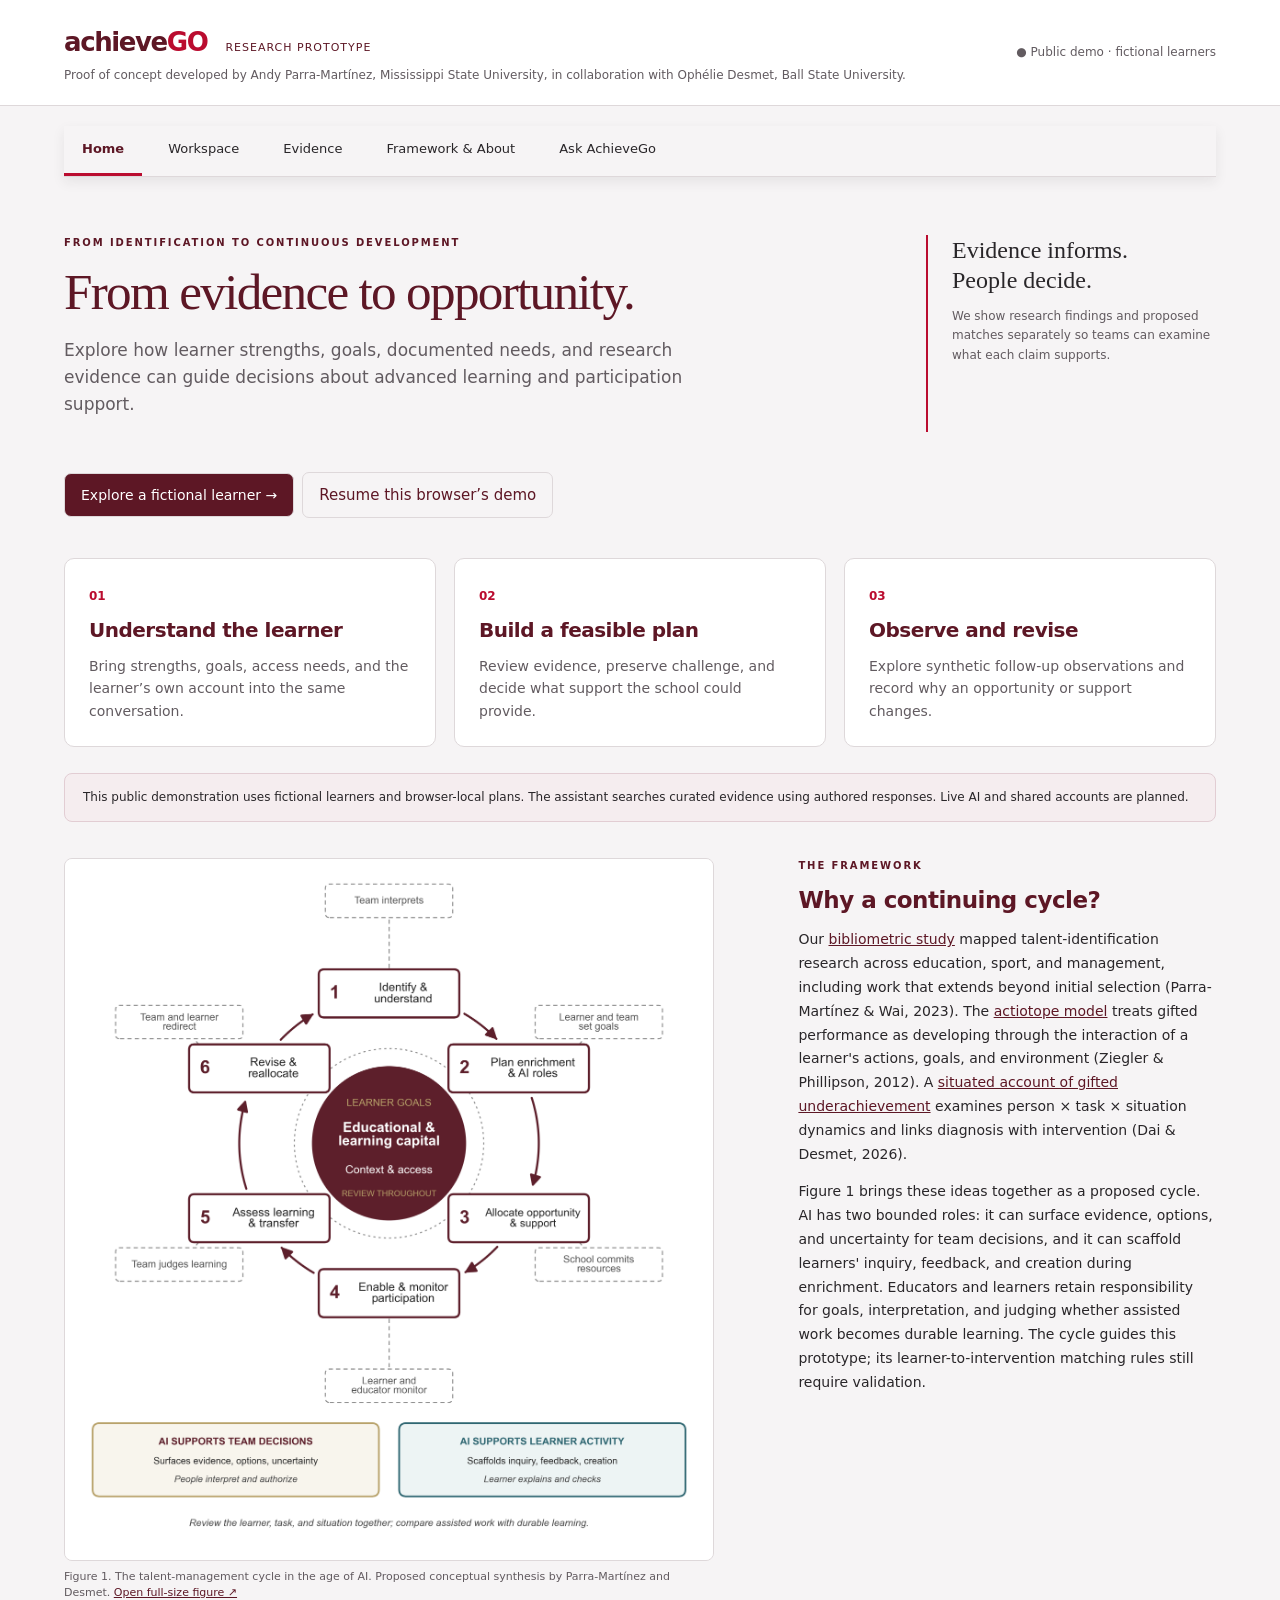
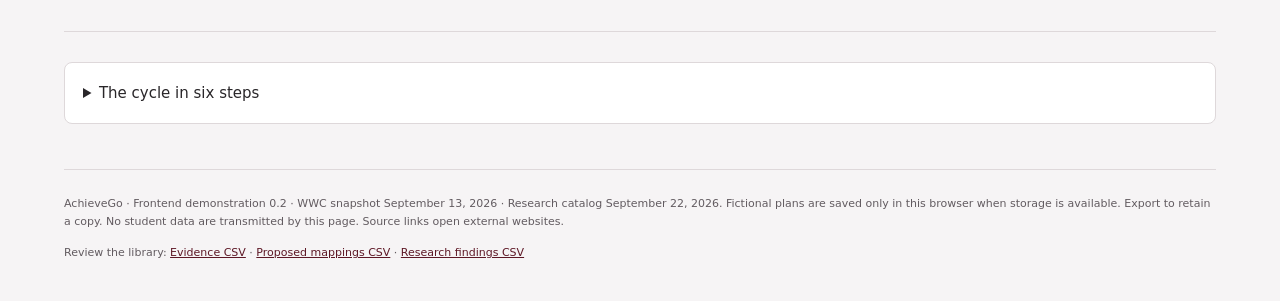
<file: index.html>
<!doctype html>
<html lang="en">
<head>
<meta charset="utf-8"><meta name="viewport" content="width=device-width, initial-scale=1">
<title>AchieveGo · From evidence to opportunity</title>
<meta name="description" content="A research prototype for educator-mediated talent development using fictional learner scenarios and traceable evidence.">
<style>/* University palette: MSU https://brand.msstate.edu/assets/index.php
   Ball State https://bsu.edu/about/administrativeoffices/marketing-communications/brand-resources/colors */
:root {
  --msu-maroon: #5D1725;
  --bsu-cardinal: #BA0C2F;
  --ink: #292629;
  --muted: #625B60;
  --primary: var(--msu-maroon);
  --line: #DED8DA;
  --paper: #F6F4F5;
  --amber: #77540C;
}
h1,h2,h3{color:var(--msu-maroon)}
*{box-sizing:border-box}body{margin:0;background:var(--paper);color:var(--ink);font:15px/1.6 system-ui,-apple-system,BlinkMacSystemFont,"Segoe UI",sans-serif}header{display:flex;align-items:center;justify-content:space-between;padding:22px 5%;border-bottom:1px solid var(--line);background:#fff}a{color:var(--primary)}.brand{text-decoration:none;font-size:26px;font-weight:650;letter-spacing:-1.4px}.brand span{color:var(--bsu-cardinal)}.brand i{font-size:11px;font-style:normal;font-weight:450;letter-spacing:1px;margin-left:18px;text-transform:uppercase}.local{font-size:12px;color:var(--muted)}main{max-width:1450px;margin:auto;padding:0 5%}.hero{display:flex;justify-content:space-between;gap:70px;padding:48px 0 30px}.eyebrow{font-size:10px;letter-spacing:1.9px;font-weight:750;color:var(--primary);margin:0 0 12px}h1{font-family:Georgia,serif;font-weight:400;font-size:clamp(35px,4vw,54px);line-height:1.12;letter-spacing:-1.7px;margin:0 0 16px}h2{font-size:23px;line-height:1.3;font-weight:600;letter-spacing:-.5px;margin:0 0 12px}h3{font-size:17px;margin:0}p{margin:0 0 14px}.intro{font-size:17px;max-width:680px;color:var(--muted)}.hero-note{border-left:2px solid var(--bsu-cardinal);padding-left:24px;max-width:290px;flex-shrink:0}.hero-note strong{font:24px/1.25 Georgia,serif}.hero-note p{font-size:12px;color:var(--muted);margin-top:12px}nav{display:flex;gap:8px;border-bottom:1px solid var(--line);margin-bottom:26px}button{font:inherit;cursor:pointer;color:var(--ink);border:1px solid var(--line);background:white;border-radius:7px;padding:9px 15px}nav button{border:0;border-bottom:3px solid transparent;background:transparent;border-radius:0;padding:13px 18px;font-size:13px}nav button.active{border-color:var(--bsu-cardinal);font-weight:650;color:var(--primary)}nav span,#selected-count{margin-left:5px;background:#EDE3E6;border-radius:10px;padding:1px 7px;font-size:11px}button:hover{background:#F4EAED}button:focus-visible,input:focus-visible,select:focus-visible,summary:focus-visible{outline:3px solid var(--bsu-cardinal);outline-offset:3px}.workspace{display:grid;grid-template-columns:310px minmax(0,1fr);gap:34px}aside{background:#fff;border:1px solid var(--line);border-radius:12px;padding:24px;align-self:start}label{display:block;font-size:12px;font-weight:650;margin:14px 0 5px}select,input[type=search]{width:100%;font:inherit;font-size:13px;background:#fff;border:1px solid #8C8185;border-radius:5px;padding:10px;color:var(--ink)}.two{display:grid;grid-template-columns:1fr 1.45fr;gap:12px}.muted{color:var(--muted)}.small{font-size:12px}.context-note{font-size:12px;background:#F6F0F2;padding:12px;margin:12px 0;border-radius:5px}fieldset{border:0;padding:0;margin:24px 0 0}legend{font-weight:650;font-size:12px;margin:0 0 8px}.check{display:flex;align-items:flex-start;gap:9px;font-size:12px;font-weight:400;margin:9px 0;line-height:1.5}.check input{margin:3px 0 0;accent-color:var(--bsu-cardinal);flex-shrink:0}.results-head{display:flex;align-items:center;justify-content:space-between;gap:15px}.primary{background:var(--primary);color:white;font-size:12px;white-space:nowrap}.primary:hover{background:var(--bsu-cardinal)}.primary:disabled{opacity:.55;cursor:default}.primary span{color:var(--ink)}.notice{font-size:12px;background:#F5EDEF;border:1px solid #E2CDD3;padding:14px 18px;border-radius:8px;margin:8px 0 20px}.gap{padding:15px 18px;background:#fff6df;border:1px solid #e5d1a0;border-radius:8px;margin-bottom:16px;font-size:12px}.gap strong{display:block;color:var(--amber)}.questions{font-size:12px;color:var(--muted);margin:10px 0 20px}.questions summary{font-weight:650;color:var(--ink)}.questions p{margin:10px 0}.section-label{display:flex;gap:10px;align-items:center;justify-content:space-between;margin:25px 0 12px}.section-label span{font-size:10px;letter-spacing:.4px;text-transform:uppercase;color:var(--muted)}.card{background:#fff;border:1px solid var(--line);border-radius:10px;padding:20px;margin:0 0 14px}.card-top{display:flex;justify-content:space-between;gap:14px}.card h3{font-size:18px;line-height:1.35;margin-bottom:7px}.source-kind{font-size:10px;text-transform:uppercase;letter-spacing:.7px;color:var(--muted);margin-bottom:8px}.badge{display:inline-block;background:#F1EFF0;border:1px solid #DED8DA;font-size:11px;padding:3px 8px;border-radius:5px;margin:0 6px 7px 0}.badge.caution{background:#fff4da;border-color:#e5d1a0}.card p{font-size:12px;margin:9px 0}.card .outcome{font-size:13px}.card details{font-size:12px;margin-top:12px;border-top:1px solid var(--line);padding-top:12px}summary{cursor:pointer}dt{font-weight:650;margin-top:10px}dd{margin:2px 0 8px;color:var(--muted)}.card .select-card{font-size:11px;white-space:nowrap;margin-top:2px}.card a{font-size:12px}.empty{padding:22px;border:1px dashed #A89A9F;border-radius:8px;font-size:13px;color:var(--muted)}.cycle{border-top:1px solid var(--line);margin-top:28px;padding-top:25px}.cycle p:last-child{font-size:13px;color:var(--muted);margin-top:8px}#related-wrap{margin-top:20px;font-size:13px}#related-cards{margin-top:15px}.library-heading{display:flex;justify-content:space-between;gap:20px;align-items:center}.library-heading p{color:var(--muted)}.library-heading label{min-width:260px}.library-grid,.about-grid{display:grid;grid-template-columns:1fr 1fr;gap:22px}.about-grid article{padding:25px;background:white;border:1px solid var(--line);border-radius:10px}.about-grid p{font-size:13px}table{border-collapse:collapse;font-size:12px;width:100%;margin:20px 0}td,th{text-align:left;padding:8px 5px;border-bottom:1px solid var(--line)}footer{margin-top:45px;padding:25px 0;border-top:1px solid var(--line);font-size:11px;color:var(--muted)}[hidden]{display:none!important}@media(max-width:900px){main{padding:0 4%}.workspace{grid-template-columns:270px minmax(0,1fr);gap:20px}.hero{gap:30px}.hero-note{max-width:210px}.results-head{align-items:flex-start;flex-direction:column}.section-label{align-items:flex-start;flex-direction:column;gap:2px}.card-top{flex-direction:column;gap:4px}.library-grid,.about-grid{grid-template-columns:1fr}}@media(max-width:650px){header{padding:16px 4%}.brand i{display:none}.local{font-size:10px}.hero{padding:30px 0 15px}.hero-note{display:none}.workspace{display:block}aside{margin-bottom:24px}.results-head{flex-direction:row}.library-heading{display:block}.library-heading label{min-width:0}nav{gap:0}nav button{padding:12px 9px;font-size:11px}.card-top{flex-direction:row}.section-label{flex-direction:row}.about-grid article{padding:18px}}@media print{header,nav,aside,#export,.select-card,footer{display:none}.workspace{display:block}.card{break-inside:avoid}details>*{display:block}body{background:white}}
/* Educator assistant: same maroon/cardinal palette, local demo state always visible. */
nav{flex-wrap:wrap}.chat-heading{display:flex;justify-content:space-between;align-items:center;gap:20px;margin-bottom:20px}.chat-mode{color:var(--msu-maroon);background:#f5edef;padding:7px 12px;white-space:normal}.chat-layout{display:grid;grid-template-columns:290px minmax(0,1fr);gap:24px}.chat-context{padding:22px;min-width:0}.chat-context-title{font-weight:650;white-space:pre-line;margin-top:18px}.chat-context hr{border:0;border-top:1px solid var(--line);margin:24px 0}.chat-context>button{font-size:12px}.chat-suggestions{display:grid;gap:8px;margin:15px 0}.chat-suggestions button{text-align:left;font-size:12px}.chat-suggestions button:hover{border-color:var(--bsu-cardinal)}.chat-method{font-size:12px;color:var(--muted)}.chat-method p{margin:12px 0}.chat-panel{min-width:0;background:white;border:1px solid var(--line);border-radius:12px;overflow:hidden;align-self:start}.chat-toolbar{display:flex;align-items:center;justify-content:space-between;gap:12px;padding:15px 20px;border-bottom:1px solid var(--line);background:#faf7f8;font-size:12px;font-weight:600}.chat-toolbar button{font-size:11px;padding:6px 9px}.chat-toolbar button:disabled{opacity:.5;cursor:default}.chat-messages{height:560px;overflow-y:auto;padding:24px;scrollbar-color:#bda7af #faf7f8}.chat-message{margin-bottom:24px;font-size:13px;overflow-wrap:anywhere}.chat-message p{margin:10px 0}.chat-message h3{font-size:20px;margin-bottom:12px}.chat-message h4{font-size:13px;color:var(--msu-maroon)}.chat-message.educator{margin-left:12%;padding:12px 18px;background:#f5edef;border-radius:10px}.message-label{font-size:10px;font-weight:750;letter-spacing:1.2px;color:var(--muted)}.chat-evidence{border:1px solid var(--line);border-left:3px solid var(--bsu-cardinal);padding:14px 16px;border-radius:6px;margin:15px 0}.chat-evidence>a{font-weight:650;font-size:14px}.chat-evidence button{font-size:11px;margin-top:10px}.chat-evidence details{font-size:12px}.chat-rating{font-size:12px;color:var(--msu-maroon);font-weight:600}.chat-applicability{font-size:12px;background:#f6f4f5;padding:8px;border-radius:4px}.chat-next-question{font-weight:600}.chat-message li{margin:10px 0}#chat-form{border-top:1px solid var(--line);padding:16px 22px}#chat-form label{margin-top:0}#chat-input{display:block;resize:vertical;min-height:85px;max-height:220px;width:100%;padding:12px;border:1px solid #8c8185;border-radius:7px;font:14px/1.5 system-ui;color:var(--ink);background:white}#chat-input:focus-visible{outline:3px solid var(--bsu-cardinal);outline-offset:2px}.chat-compose-footer{display:flex;gap:20px;align-items:center;justify-content:space-between;margin-top:12px}.chat-compose-footer p{font-size:11px;color:var(--muted);margin:0;max-width:480px}#chat-status{padding:0 22px 15px;margin:0}#chat-status:empty{display:none}@media(max-width:900px){.chat-layout{grid-template-columns:250px minmax(0,1fr)}.chat-heading{align-items:flex-start;flex-direction:column}.chat-compose-footer{align-items:flex-start;flex-direction:column;gap:12px}}@media(max-width:650px){.chat-layout{grid-template-columns:1fr}.chat-context{margin:0}.chat-suggestions{grid-template-columns:1fr 1fr}.chat-messages{height:470px;padding:18px}.chat-toolbar{padding:12px;gap:6px}.chat-toolbar>span{font-size:11px}#chat-form{padding:16px}.chat-evidence{padding:12px}.chat-message.educator{margin-left:5%}}

.research-heading{margin-top:2rem;align-items:start}.research-heading select{min-width:0;width:100%}.research-card{overflow-wrap:anywhere}.research-card li{margin-bottom:1.2rem}.research-heading>div{min-width:0}

.brand-group{min-width:0}.header-credit{font-size:12px;line-height:1.4;color:var(--muted);margin:3px 0 0;max-width:850px}.local{flex-shrink:0}@media(max-width:650px){header{align-items:flex-start;flex-direction:column;gap:8px}.header-credit{font-size:11px}}

.model-overview{display:grid;grid-template-columns:minmax(0,1.5fr) minmax(0,.9fr);gap:clamp(24px,3vw,40px);align-items:center;margin:0 0 30px;padding:6px 0 30px;border-bottom:1px solid var(--line)}.model-figure{min-width:0;margin:0}.model-figure img{display:block;width:100%;height:auto;background:white;border:1px solid var(--line);border-radius:8px}.model-figure figcaption{font-size:11px;line-height:1.45;color:var(--muted);margin-top:8px}.model-copy p:not(.eyebrow){font-size:14px;line-height:1.7}.model-copy p:last-child{margin-bottom:0}@media(max-width:800px){.model-overview{grid-template-columns:1fr;gap:22px}.model-figure{max-width:620px}}

#site-nav{position:sticky;top:0;z-index:20;background:var(--paper);box-shadow:0 5px 12px rgba(41,38,41,.08)}

/* Frontend 0.2: a continuing educator workflow. */
html{scroll-padding-top:100px}body{overflow-wrap:break-word}main,header>*,.hero>*,section,article,.results,.plan-layout>*{min-width:0}main{padding-top:20px}h1{overflow-wrap:anywhere}.hero{gap:32px;padding-top:32px}.hero>div:first-child{flex:1}.skip-link{position:absolute;left:16px;top:-80px;z-index:100;background:white;padding:12px}.skip-link:focus{top:8px}.action{display:inline-block;text-decoration:none;border:1px solid var(--line);border-radius:7px;padding:10px 16px;font:inherit;margin:10px 8px 10px 0}.action.primary{background:var(--primary);color:white;font-size:14px}.action:hover{border-color:var(--bsu-cardinal)}a:focus-visible,textarea:focus-visible{outline:3px solid var(--bsu-cardinal);outline-offset:3px}h1:focus,h2:focus{outline:none}.home-actions{margin-bottom:30px}.home-cards{display:grid;grid-template-columns:repeat(3,minmax(0,1fr));gap:18px;margin:0 0 26px}.home-cards article{padding:24px;border:1px solid var(--line);border-radius:10px;background:white}.home-cards span{color:var(--bsu-cardinal);font-weight:700;font-size:12px}.home-cards h2{font-size:20px;margin-top:10px}.home-cards p{font-size:14px;color:var(--muted);margin-bottom:0}.model-overview{align-items:start;margin-top:30px}.model-figure{max-width:650px}.cycle-text{padding:18px;background:white;border:1px solid var(--line);border-radius:8px}.cycle-text ol{display:grid;grid-template-columns:1fr 1fr;gap:10px}.workspace-toolbar{display:flex;align-items:start;justify-content:space-between;gap:24px}.workspace-toolbar h1{font-size:36px;letter-spacing:-1px}.workspace-actions{display:flex;gap:8px;flex-wrap:wrap;justify-content:end}.workspace-actions button{font-size:12px}.workspace-status{display:flex;align-items:center;justify-content:space-between;gap:12px;background:#ede5e8;border-radius:8px;padding:10px 16px;margin:12px 0}.workspace-status span{font-size:12px;color:var(--primary)}.workspace-status button{font-size:12px}.stage-nav{display:grid;grid-template-columns:repeat(6,minmax(0,1fr));gap:8px;border:0;margin:20px 0 28px}.stage-nav a{display:flex;gap:8px;align-items:center;justify-content:center;text-decoration:none;border:1px solid var(--line);border-radius:8px;padding:12px 6px;background:white;font-size:13px;scroll-margin-top:100px}.stage-nav a span{background:#f0e7ea;color:var(--primary);border-radius:50%;padding:2px 8px;font-size:12px}.stage-nav a.active{background:var(--primary);color:white;border-color:var(--primary)}.stage-nav a[data-status=recorded]{border-bottom:3px solid var(--bsu-cardinal)}.stage-nav a.active span{background:white}.plan-layout{display:grid;grid-template-columns:minmax(270px,.8fr) minmax(0,1.5fr);gap:26px;align-items:start}.two-panels{display:grid;grid-template-columns:1fr 1fr;gap:24px;align-items:start}.two-panels>*{min-width:0}.card input:not([type=checkbox]),.card select,.card textarea,aside>input,.workspace input:not([type=checkbox]),.workspace textarea{display:block;width:100%;max-width:100%;border:1px solid #8c8185;border-radius:5px;background:white;color:var(--ink);padding:10px;font:inherit;font-size:14px}.card textarea{resize:vertical}.card label{font-size:13px}.card button{margin-top:12px}.card h2{font-size:23px}.card p{font-size:14px}.card .small{font-size:12px}.plan-summary{font-size:13px;overflow-wrap:anywhere}.plan-summary dd{white-space:pre-wrap}.history-entry{padding:16px 0;border-bottom:1px solid var(--line)}.history-entry p{white-space:pre-wrap}.history-entry summary{font-weight:600}.assessment-group{padding:20px 0;border-bottom:1px solid var(--line)}.assessment-group table{min-width:0;table-layout:fixed}.assessment-group td,.assessment-group th{overflow-wrap:anywhere;vertical-align:top}.table-scroll{overflow:auto;max-width:100%}.observation-bars{margin:18px 0}.observation-bars>div{display:grid;grid-template-columns:85px minmax(0,1fr) 30px;gap:10px;align-items:center;font-size:12px;margin:8px 0}.bar-track{background:#f2edf0;height:14px;border-radius:4px}.bar-track>div{height:14px;background:var(--msu-maroon);border-radius:4px}.comparison-grid{display:grid;grid-template-columns:repeat(3,minmax(0,1fr));gap:24px}.comparison-grid article{min-width:0}.comparison-panel{scroll-margin-top:110px}.figure-gallery{display:grid;grid-template-columns:1fr 1fr;gap:24px;margin:24px 0}.figure-gallery figure{margin:0;min-width:0;background:white;padding:18px;border:1px solid var(--line);border-radius:10px}.figure-gallery img{width:100%;height:auto}.figure-gallery figcaption{font-size:13px;color:var(--muted);margin-top:16px}.page-heading h1{font-size:36px}.error{color:#9b172a;background:#fff0f0;padding:12px;border-radius:6px}#workflow-status:empty{display:none}#workflow-status{font-size:13px}#site-nav{margin-top:0}#site-nav button{white-space:normal}#case-summary{font-size:14px;max-width:700px}.workspace hr{border:0;border-top:1px solid var(--line);margin:24px 0}.chat-compose-footer{flex-wrap:wrap}.chat-context-title{overflow-wrap:anywhere}.chat-heading>div{min-width:0}.home-actions a{white-space:normal}.comparison-panel .plan-summary{font-size:12px}
@media(max-width:1000px){.stage-nav{grid-template-columns:repeat(3,minmax(0,1fr))}.workspace-toolbar{flex-direction:column}.workspace-actions{justify-content:start}.plan-layout{grid-template-columns:minmax(260px,1fr) minmax(0,1.3fr)}.comparison-grid{grid-template-columns:1fr}.home-cards{gap:12px}.hero-note{max-width:220px}}
@media(max-width:700px){header{padding:18px 4%}.brand{font-size:25px}.hero{display:block}.hero h1{font-size:36px;letter-spacing:-1px}.hero-note{display:none}.eyebrow{letter-spacing:1px;overflow-wrap:anywhere}.home-cards,.two-panels,.plan-layout,.figure-gallery,.workspace{display:grid;grid-template-columns:minmax(0,1fr)}.home-cards article{padding:20px}.model-overview{grid-template-columns:minmax(0,1fr)}.model-figure{max-width:100%}.model-copy p:not(.eyebrow){font-size:14px}.workspace-toolbar h1{font-size:30px}.workspace-status{align-items:start;flex-direction:column}.stage-nav a{font-size:12px;padding:10px 4px;gap:5px}.stage-nav a span{padding:1px 6px}.results-head{flex-direction:column;align-items:start}.hero{padding-top:20px}.cycle-text ol{display:block}.cycle-text li{margin:8px 0}.chat-layout{grid-template-columns:minmax(0,1fr)}.chat-heading{display:block}.chat-messages{height:440px;padding:18px}.library-heading label{min-width:0}.card-top{flex-wrap:wrap}.chat-toolbar{flex-wrap:wrap}.two{grid-template-columns:1fr 1fr}#site-nav{display:grid;grid-template-columns:repeat(4,minmax(0,1fr));gap:0}#site-nav button{font-size:12px;padding:11px 4px}#chat-tab{grid-column:1/-1;text-align:right;padding:8px 10px;border-top:1px solid var(--line)}.stage-nav{grid-template-columns:repeat(3,minmax(0,1fr))}.brand-group{max-width:100%}.figure-gallery figure{padding:12px}}
@media print{body.printing-plan{background:white}body.printing-plan header,body.printing-plan footer,body.printing-plan nav,body.printing-plan .workspace-toolbar,body.printing-plan .workspace-status,body.printing-plan #workflow-status,body.printing-plan [data-stage=allocate]>.two-panels>article:first-child,body.printing-plan button,body.printing-plan .action,body.printing-plan .skip-link{display:none!important}body.printing-plan [data-stage=allocate]>.two-panels{display:block}body.printing-plan .card{border:0;padding:0}body.printing-plan main{padding:0}body.printing-plan .plan-summary dd{color:black}}
</style>
</head>
<body>
<a class="skip-link" href="#main-content">Skip to main content</a>
<header><div class="brand-group"><a class="brand" id="brand-home" href="#">achieve<span>GO</span><i>research prototype</i></a><p class="header-credit">Proof of concept developed by Andy Parra-Martínez, Mississippi State University, in collaboration with Ophélie Desmet, Ball State University.</p></div><span class="local">● Public demo · fictional learners</span></header>
<main id="main-content" tabindex="-1">
<nav id="site-nav" aria-label="Main navigation"><button id="home-tab" aria-pressed="true">Home</button><button id="workspace-tab" aria-pressed="false">Workspace</button><button id="library-tab" aria-pressed="false">Evidence</button><button id="about-tab" aria-pressed="false">Framework &amp; About</button><button id="chat-tab" aria-pressed="false">Ask AchieveGo</button></nav><section id="home-view" aria-labelledby="home-title"><div class="hero"><div><p class="eyebrow">FROM IDENTIFICATION TO CONTINUOUS DEVELOPMENT</p><h1 id="home-title">From evidence to opportunity.</h1><p class="intro">Explore how learner strengths, goals, documented needs, and research evidence can guide decisions about advanced learning and participation support.</p></div><div class="hero-note"><strong>Evidence informs.<br>People decide.</strong><p>We show research findings and proposed matches separately so teams can examine what each claim supports.</p></div></div>
<div class="home-actions"><a class="action primary" href="#workspace/understand">Explore a fictional learner →</a><a class="action" href="#workspace/review" id="resume-demo">Resume this browser’s demo</a></div><div class="home-cards"><article><span>01</span><h2>Understand the learner</h2><p>Bring strengths, goals, access needs, and the learner’s own account into the same conversation.</p></article><article><span>02</span><h2>Build a feasible plan</h2><p>Review evidence, preserve challenge, and decide what support the school could provide.</p></article><article><span>03</span><h2>Observe and revise</h2><p>Explore synthetic follow-up observations and record why an opportunity or support changes.</p></article></div><p class="notice">This public demonstration uses fictional learners and browser-local plans. The assistant searches curated evidence using authored responses. Live AI and shared accounts are planned.</p><section class="model-overview" aria-labelledby="model-title">
<figure class="model-figure"><a href="assets/figure1_tm_cycle.png" target="_blank" rel="noopener" aria-label="Open Figure 1 at full size"><img src="assets/figure1_tm_cycle.png" width="2820" height="3049" alt="Six-step talent-management cycle centered on learner goals, educational and learning capital, context, and access. AI supports team decisions by surfacing evidence, options, and uncertainty; AI also supports learner activity through inquiry, feedback, and creation. People retain decisions and assess assisted work alongside durable learning."></a><figcaption>Figure 1. The talent-management cycle in the age of AI. Proposed conceptual synthesis by Parra-Martínez and Desmet. <a href="assets/figure1_tm_cycle.png" target="_blank" rel="noopener">Open full-size figure ↗</a></figcaption></figure>
<div class="model-copy"><p class="eyebrow">THE FRAMEWORK</p><h2 id="model-title">Why a continuing cycle?</h2><p>Our <a href="https://doi.org/10.3389/fpsyg.2023.1141159" target="_blank" rel="noopener">bibliometric study</a> mapped talent-identification research across education, sport, and management, including work that extends beyond initial selection (Parra-Martínez &amp; Wai, 2023). The <a href="https://doi.org/10.1080/13598139.2012.679085" target="_blank" rel="noopener">actiotope model</a> treats gifted performance as developing through the interaction of a learner's actions, goals, and environment (Ziegler &amp; Phillipson, 2012). A <a href="https://doi.org/10.1177/00169862261448147" target="_blank" rel="noopener">situated account of gifted underachievement</a> examines person × task × situation dynamics and links diagnosis with intervention (Dai &amp; Desmet, 2026).</p><p>Figure 1 brings these ideas together as a proposed cycle. AI has two bounded roles: it can surface evidence, options, and uncertainty for team decisions, and it can scaffold learners' inquiry, feedback, and creation during enrichment. Educators and learners retain responsibility for goals, interpretation, and judging whether assisted work becomes durable learning. The cycle guides this prototype; its learner-to-intervention matching rules still require validation.</p></div>
</section>
<details class="cycle-text"><summary>The cycle in six steps</summary><ol><li>Identify and understand.</li><li>Plan enrichment and AI roles.</li><li>Allocate opportunity and support.</li><li>Enable and monitor participation.</li><li>Assess learning and transfer.</li><li>Revise and reallocate.</li></ol><p>Review goals, educational and learning capital, context, and access throughout.</p></details></section><section id="workspace-view" hidden><div class="workspace-toolbar"><div><p class="eyebrow">FICTIONAL CASE WORKSPACE</p><h1 id="workspace-title" tabindex="-1">Understand the learner</h1><p id="case-summary"></p></div><div class="workspace-actions"><button id="workspace-export">Export workspace</button><button id="workspace-import">Import workspace</button><input id="import-file" type="file" accept=".json,application/json" hidden><button id="workspace-reset">Reset demo</button></div></div><div class="workspace-status"><span id="save-status" role="status"></span><button data-open-assistant>Ask about this stage ↗</button></div><p id="workflow-status" role="status"></p><div id="import-preview" class="notice" hidden><p id="import-summary"></p><button id="import-confirm" class="primary">Replace this browser’s workspace</button><button id="import-cancel">Cancel import</button></div><nav class="stage-nav" aria-label="Talent management stages"><a href="#workspace/understand" data-stage-link="understand"><span>1</span>Understand</a><a href="#workspace/plan" data-stage-link="plan"><span>2</span>Plan</a><a href="#workspace/allocate" data-stage-link="allocate"><span>3</span>Allocate</a><a href="#workspace/monitor" data-stage-link="monitor"><span>4</span>Monitor</a><a href="#workspace/assess" data-stage-link="assess"><span>5</span>Assess</a><a href="#workspace/review" data-stage-link="review"><span>6</span>Review</a></nav><section data-stage="understand"><div class="workspace"><aside>
<p class="eyebrow">01 · LEARNER CONTEXT</p><h2>Begin with a learner scenario</h2><p class="muted">Every scenario is fictional. Change the context to see which evidence enters the team's review and which gaps remain.</p>
<label for="preset">Example learner</label><select id="preset"></select>
<div class="two"><div><label for="grade">US grade</label><select id="grade"></select></div><div><label for="subject">Subject</label><select id="subject"><option value="math">Mathematics</option><option value="literacy">Literacy</option><option value="any">General / school</option></select></div></div>
<label for="profile">Illustrative research profile</label><select id="profile"></select>
<p id="profile-question" class="context-note"></p>
<fieldset><legend>Documented context in this scenario</legend><div id="labels"></div><label class="check"><input type="checkbox" id="gifted">Gifted identification recorded</label></fieldset>
<fieldset><legend>Documented needs and learner goals</legend><p class="muted small">Select these from assessment and the learner's account. A label alone does not establish a need.</p><div id="needs"></div></fieldset>
<hr><label for="new-case-name">Create another fictional case</label><input id="new-case-name" maxlength="80" placeholder="Fictional case name"><button id="new-case">Create case</button></aside><div class="card"><h2>A fuller account of the learner</h2><button id="fill-example">Fill empty fields with an authored example</button><p class="small muted">For the five original cases, this supplies fictional planning details. Existing entries are retained; review every proposal.</p><label for="field-description">Fictional case description</label><textarea rows="3" maxlength="6000" id="field-description" data-field="description" ></textarea><label for="field-readiness">Domain strengths and readiness</label><textarea rows="3" maxlength="6000" id="field-readiness" data-field="readiness" ></textarea><label for="field-readinessSource">Source of readiness information</label><select id="field-readinessSource" data-field="readinessSource"><option value="unknown">Unknown / to clarify</option><option value="measurement">Measurement</option><option value="observation">Observation</option><option value="learner report">Learner report</option><option value="family report">Family report</option></select><label for="field-contextDate">Date of that information</label><input type="date" id="field-contextDate" data-field="contextDate" ><label for="field-interests">Interests and preferences</label><textarea rows="3" maxlength="6000" id="field-interests" data-field="interests" ></textarea><label for="field-learnerVoice">Learner’s account</label><textarea rows="3" maxlength="6000" id="field-learnerVoice" data-field="learnerVoice" ></textarea><label for="field-familyVoice">Family’s account</label><textarea rows="3" maxlength="6000" id="field-familyVoice" data-field="familyVoice" ></textarea><label for="field-barriers">Task, environment, and access barriers</label><textarea rows="3" maxlength="6000" id="field-barriers" data-field="barriers" ></textarea><p class="small muted">Mark unknown information explicitly. Research profile labels remain descriptive group patterns; no individual classifier runs.</p><a class="action primary" href="#workspace/plan">Plan a learning goal →</a></div></div></section><section data-stage="plan" hidden><div class="plan-layout"><div class="card"><h2>Build the draft plan</h2><label for="field-goal">Learning goal</label><textarea rows="3" maxlength="6000" id="field-goal" data-field="goal" ></textarea><label for="field-baseline">Baseline and how learning will be assessed</label><textarea rows="3" maxlength="6000" id="field-baseline" data-field="baseline" ></textarea><label for="field-opportunity">Advanced opportunity or planned learning activity</label><textarea rows="3" maxlength="6000" id="field-opportunity" data-field="opportunity" ></textarea><label for="field-support">Participation and access support</label><textarea rows="3" maxlength="6000" id="field-support" data-field="support" ></textarea><label for="field-adaptations">Proposed adaptations and reasons</label><textarea rows="3" maxlength="6000" id="field-adaptations" data-field="adaptations" ></textarea><label for="field-ai">Planned AI role</label><select id="field-ai" data-field="ai"><option value="none">No AI assistance</option><option value="hints">Graduated hints</option><option value="feedback">Feedback on learner work</option><option value="generated material">Generated material for review</option></select><label for="field-accommodations">Access accommodations, recorded separately</label><textarea rows="3" maxlength="6000" id="field-accommodations" data-field="accommodations" ></textarea><p class="small muted">Independent learning can be assessed while retaining appropriate access accommodations. A proposed activity or adaptation is not a trial-validated intervention.</p><a class="action primary" href="#workspace/allocate">Check feasibility →</a></div><div class="results">
<div class="results-head"><div><p class="eyebrow">02 · EVIDENCE FOR REVIEW</p><h2 id="result-title">Possible next steps</h2></div><button id="export" class="primary">Export review plan <span id="selected-count">0</span></button></div>
<div class="notice">The matches below identify practices for team review. Their effects for an individual learner remain unknown, and the matching rules require validation.</div>
<div id="questions"></div><div id="gaps" aria-live="polite"></div>
<section><div class="section-label"><h3>Learning & participation</h3><span>WWC evidence</span></div><div id="support-cards"></div></section>
<section><div class="section-label"><h3>Opportunity & greater challenge</h3><span>External research</span></div><p class="muted small">Readiness and interest guide this review. Teams consider advanced opportunities across profiles and disability labels.</p><div id="opportunity-cards"></div></section>
<details id="related-wrap"><summary>Related outcomes and limits</summary><div id="related-cards"></div></details>
<div class="cycle"><p class="eyebrow">03 · A SHARED REVIEW CYCLE</p><h3>Decide → provide → observe → revise</h3><p>The exported plan asks who will provide the opportunity, how it will be delivered, what the learner experiences, and when the team will review it. Record unaided, accommodated, and AI-assisted performance separately. Use the response to continue, adapt, or change the plan together.</p></div>
</div></div></section><section data-stage="allocate" hidden><div class="two-panels"><article class="card"><h2>What could the school provide?</h2><p>All resources below are fictional. Choosing a resource does not establish that it implements the intervention studied in a source.</p><label for="field-resource">Illustrative local resource</label><select id="field-resource" data-field="resource"><option value="">Availability not established</option><option value="extension">Subject extension group</option><option value="mentor">Mentor-supported inquiry</option><option value="access">Specialist access consultation</option></select><div id="resource-details" class="notice"></div><label for="field-responsible">Responsible educator or role</label><textarea rows="3" maxlength="6000" id="field-responsible" data-field="responsible" ></textarea><label for="field-delivery">Delivery, staffing, schedule, and feasibility</label><textarea rows="3" maxlength="6000" id="field-delivery" data-field="delivery" ></textarea><label for="field-reviewDate">Review date</label><input type="date" id="field-reviewDate" data-field="reviewDate" ><button id="confirm-plan" class="primary">Confirm demo plan</button><p class="small muted">Confirmation records a decision in this fictional browser workspace. It is not authenticated team approval or a placement.</p></article><article class="card"><h2>Plan preview</h2><div id="plan-preview"></div><button id="print-plan">Print plan</button><a class="action" href="#workspace/monitor">Monitor participation →</a></article></div></section><section data-stage="monitor" hidden><div class="two-panels"><article class="card"><h2>Record a synthetic observation</h2><p>Confirm a demo plan before recording observations. Every entry remains marked as fictional.</p><form id="observation-form"><label for="observation-date">Date</label><input id="observation-date" type="date" required><label for="observation-measure">Measure</label><input id="observation-measure" maxlength="100" required placeholder="For example: explanation rubric"><label for="observation-value">Value (leave empty if missing)</label><input id="observation-value" type="number" step="any"><label for="observation-unit">Unit or scoring scale</label><input id="observation-unit" maxlength="100" placeholder="For example: points, 0–4"><label for="observation-ai">AI assistance during this observation</label><select id="observation-ai"><option value="none">None</option><option value="hints">Hints</option><option value="feedback">Feedback</option><option value="generated material">Generated material</option></select><label for="observation-accommodations">Access accommodations</label><input id="observation-accommodations" maxlength="6000"><label for="observation-delivery">Delivery, participation, and access</label><textarea id="observation-delivery" rows="3" maxlength="6000"></textarea><label for="observation-feedback">Learner feedback</label><textarea id="observation-feedback" rows="3" maxlength="6000"></textarea><button class="primary" type="submit">Add synthetic observation</button></form></article><article class="card"><h2>Delivery and learner experience</h2><button id="load-observations">Load authored follow-up example</button><p class="small muted">This example adds fictional observations for the current plan. It does not report research outcomes.</p><div id="observation-log"></div><a class="action" href="#workspace/assess">Assess learning and transfer →</a></article></div></section><section data-stage="assess" hidden><div class="card"><h2>Learning, assistance, and transfer</h2><p>Compare only measures with the same scale and conditions. A change in a fictional score does not establish an intervention effect.</p><div id="assessment-view"></div></div><article class="card"><p class="eyebrow">AUTHORED LEARNER-ACTIVITY PREVIEW</p><h2>Explain a strategy, then transfer it</h2><p>Illustrative mathematics task: two rectangles have the same perimeter. Must they have the same area? Explain and test your claim.</p><details><summary>Reveal a graduated hint</summary><p>Choose a perimeter. Find two different pairs of side lengths that produce it, then compare their areas.</p></details><details><summary>Prompt learner explanation</summary><p>Which example supports or challenges your claim? Explain the reasoning without relying on the hint’s wording.</p></details><details><summary>Independent transfer prompt</summary><p>For a fixed perimeter, investigate which rectangle gives the largest area. Explain how you checked your conjecture. Retain access accommodations and record any AI assistance separately.</p></details><p class="small muted">Authored activity preview; no live tutoring or automated scoring. Educators judge domain readiness and task suitability.</p></article><a class="action primary" href="#workspace/review">Review and revise →</a></section><section data-stage="review" hidden><div class="two-panels"><article class="card"><h2>Review the response and the fit</h2><p>Was the opportunity delivered? Could the learner participate? What does the learner report? What independent evidence supports the next decision?</p><form id="review-form"><label for="review-decision">Next decision</label><select id="review-decision"><option value="continue">Continue</option><option value="adapt">Adapt</option><option value="replace">Replace</option><option value="gather information">Gather more information</option></select><label for="review-rationale">Evidence, learner account, and rationale</label><textarea id="review-rationale" rows="5" maxlength="6000" required></textarea><button class="primary" type="submit">Record demo review</button></form><p>For adaptation or replacement, update the draft and confirm a new plan. Earlier versions remain available.</p><a class="action" href="#workspace/plan">Revise the draft →</a></article><article class="card"><h2>Decisions and plan history</h2><div id="review-history"></div><div id="version-history"></div></article></div></section></section>
<section id="chat-view" hidden>
<div class="chat-heading"><div><p class="eyebrow">EVIDENCE FOR EDUCATOR DECISIONS</p><h2>Ask AchieveGo</h2><p class="muted">This tool searches 12 curated planning records. The Evidence library also contains research publications awaiting independent review; they are not yet part of chatbot retrieval.</p></div><span class="badge chat-mode">Local evidence demo · no AI provider connected</span></div>
<div class="chat-layout"><aside class="chat-context"><p class="eyebrow">CONTEXT YOU CHOOSE</p><h3>A shared starting point</h3><label class="check"><input type="checkbox" id="chat-use-context" checked>Include the selected fictional scenario</label><div id="chat-context-preview"></div><button id="chat-edit-context" type="button">Change learner context</button><hr><h3>Questions to explore</h3><div class="chat-suggestions"><button type="button" data-chat-task="explain">Explain the options</button><button type="button" data-chat-task="compare">Compare approaches</button><button type="button" data-chat-task="assess">What should I assess?</button><button type="button" data-chat-task="plan">Draft a review sequence</button><button type="button" data-chat-task="monitor">What should I monitor?</button></div><details class="chat-method"><summary>How this demo works</summary><p>Responses draw on a local evidence index and authored templates. Questions remain in this browser; no AI provider receives them.</p><p>Provider-connected assistance and selected-user login are planned for a later version. This demonstration does not generate a diagnosis or assign an intervention.</p><p id="chat-index-status"></p></details></aside>
<div class="chat-panel"><div class="chat-toolbar"><span>Educator workspace</span><div><button id="chat-export" type="button" disabled>Export conversation</button><button id="chat-clear" type="button">Clear</button></div></div><div id="chat-messages" class="chat-messages" role="log" aria-label="Conversation" aria-live="polite" aria-relevant="additions"></div><form id="chat-form"><label for="chat-input">Your question</label><textarea id="chat-input" rows="3" maxlength="1200" placeholder="For example: What evidence supports mathematical reflection in grade 7?" aria-describedby="chat-input-help"></textarea><div class="chat-compose-footer"><p id="chat-input-help">Use fictional examples and leave out identifying student information. Questions stay in this browser.</p><button class="primary" type="submit" id="chat-send">Ask AchieveGo</button></div></form><p id="chat-status" class="small muted" role="status"></p></div></div>
</section>
<section id="library-view" hidden><div class="library-heading"><div><p class="eyebrow">A CURATED STARTING POINT</p><h2>Trace the evidence.</h2><p id="evidence-counts"></p></div><label>Find evidence<input id="search" type="search" placeholder="Outcome, program, source…"></label></div><p class="notice">Practice-guide evidence levels, intervention effectiveness ratings, and ESSA tiers describe different kinds of evidence. We retain each source's framework and show negative or uncertain findings alongside positive ones.</p><h3>Curated planning records</h3><div id="all-cards" class="library-grid"></div>
<div class="library-heading research-heading"><div><p class="eyebrow">RESEARCH FOR REVIEW</p><h3>Reviews, meta-analyses & trials</h3><p>These initial extractions await independent appraisal. They inform research review and do not automatically become recommendations for a learner. Two gifted-education syntheses also appear in the planning library.</p></div><label for="research-type">Research type<select id="research-type"><option value="all">All research</option><option value="meta_analysis">Meta-analysis</option><option value="systematic_review">Systematic review</option><option value="randomized_controlled_trial">Randomized controlled trial</option></select></label></div>
<p id="research-count" role="status"></p><div id="research-cards" class="library-grid"></div></section>
<section id="about-view" hidden><div class="page-heading"><p class="eyebrow">FOUNDATIONS AND DEVELOPMENT</p><h1>Framework &amp; About</h1><p>Talent management supplies the sequence. The Actiotope Model centers goals and educational capital. The person × task × situation account keeps the opportunity and environment in the review.</p></div><div class="figure-gallery"><figure><img src="assets/figure2_evidence_to_design.png" alt="Panel A shows observed descriptive profile distributions across recorded identification groups. Panel B proposes team planning that combines measured profiles and uncertainty, readiness, needs, and learner and family accounts."><figcaption>Figure 2. Observed group patterns inform questions for proposed planning; they do not establish individual treatment effects. <a href="assets/figure2_evidence_to_design.png" target="_blank" rel="noopener">Open full size ↗</a></figcaption></figure><figure><img src="assets/figure3_achievego_mechanics.png" alt="Proposed AchieveGo infrastructure links learner parameters to an assistant, tools, retrieval, human decisions and a curated evidence layer."><figcaption>Figure 3. Proposed infrastructure. This release demonstrates local evidence search and browser-local planning. LLM tool use, vector retrieval, shared records, and authenticated approvals are future work. <a href="assets/figure3_achievego_mechanics.png" target="_blank" rel="noopener">Open full size ↗</a></figcaption></figure></div><div class="about-grid"><article><p class="eyebrow">DESCRIPTIVE RESEARCH</p><h2>Profiles as one source of information</h2><p>Our latent profile analysis describes 48,789 students across 108 Dutch schools using three reasoning and three psychosocial indicators. Motivation and well-being distinguish the profiles more than the reasoning measures in this sample.</p><div id="profile-table"></div><p class="muted">The table reports group means in standardized units. These patterns do not diagnose or classify individual students, and their usefulness in US settings remains untested.</p></article><article><p class="eyebrow">EVIDENCE PROVENANCE</p><h2>A retained WWC snapshot</h2><div id="snapshot"></div><p>We retained a WWC website export with its retrieval date and source identifiers. The export route may change, so practice-guide recommendations are curated separately and retain their original publication dates.</p><a href="https://ies.ed.gov/ncee/wwc/StudyFindings" target="_blank" rel="noopener">Open the official WWC export page ↗</a></article><article><p class="eyebrow">THE UNTESTED MATCH</p><h2>From evidence to a learner's plan</h2><p>The starter library does not establish that a particular profile and diagnosis combination responds best to a specific intervention. Educators and specialists must examine applicability, feasible delivery, and the learner's goals before selecting an option.</p><p>Inspectable rules organize this review. The prototype does not diagnose students or estimate individual treatment effects.</p></article><article><p class="eyebrow">SHARED DEVELOPMENT</p><h2>Research into practice</h2><p>Researchers appraise evidence and test matching hypotheses. Educators and specialists determine what schools can deliver. Learners and families identify goals and access barriers. Engineers make sources, decisions, and revisions traceable.</p><p>The next studies should examine usability, evidence appraisal, and whether access to the library or profile-informed planning improves decisions and outcomes.</p></article></div></section>
<footer><p>AchieveGo · Frontend demonstration 0.2 · WWC snapshot September 13, 2026 · Research catalog September 22, 2026. Fictional plans are saved only in this browser when storage is available. Export to retain a copy. No student data are transmitted by this page. Source links open external websites.</p><p>Review the library: <a href="data/evidence_library.csv" download>Evidence CSV</a> · <a href="data/proposed_mappings.csv" download>Proposed mappings CSV</a> · <a href="data/research_findings.csv" download>Research findings CSV</a></p></footer>
</main>
<script id="library-data" type="application/json">{"version": "0.1.0", "date": "2026-09-13", "status": "Synthetic demonstration; expert curation and matching validation pending", "sources": {"pg8": {"title": "Improving Adolescent Literacy", "url": "https://ies.ed.gov/ncee/wwc/PracticeGuide/8", "year": "2008", "kind": "WWC practice guide", "checked": "2026-09-13", "curation_status": "Prototype extraction; independent review pending"}, "pg16": {"title": "Improving Mathematical Problem Solving in Grades 4 Through 8", "url": "https://ies.ed.gov/ncee/wwc/PracticeGuide/16", "year": "2012; revised 2018", "kind": "WWC practice guide", "checked": "2026-09-13", "curation_status": "Prototype extraction; independent review pending"}, "pg24": {"title": "Preventing Dropout in Secondary Schools", "url": "https://ies.ed.gov/ncee/wwc/PracticeGuide/24", "year": "2017", "kind": "WWC practice guide", "checked": "2026-09-13", "curation_status": "Prototype extraction; independent review pending"}, "pg29": {"title": "Providing Reading Interventions for Students in Grades 4–9", "url": "https://ies.ed.gov/ncee/wwc/PracticeGuide/29", "year": "2022", "kind": "WWC practice guide", "checked": "2026-09-13", "curation_status": "Prototype extraction; independent review pending"}, "cc": {"title": "Check & Connect — Dropout Prevention", "url": "https://ies.ed.gov/ncee/wwc/EvidenceSnapshot/78", "year": "2015", "kind": "WWC intervention report", "checked": "2026-09-13", "curation_status": "Prototype extraction; independent review pending"}, "kim": {"title": "Kim (2016), A Meta-Analysis of the Effects of Enrichment Programs on Gifted Students", "url": "https://doi.org/10.1177/0016986216630607", "year": "2016", "kind": "External research synthesis", "checked": "2026-09-13", "curation_status": "Prototype extraction; independent review pending"}, "accel": {"title": "Steenbergen-Hu, Makel, & Olszewski-Kubilius (2016), What One Hundred Years of Research Says About the Effects of Ability Grouping and Acceleration on K–12 Students’ Academic Achievement", "url": "https://doi.org/10.3102/0034654316675417", "year": "2016", "kind": "External research synthesis", "checked": "2026-09-13", "curation_status": "Prototype extraction; independent review pending"}}, "needs": {"reading_engagement": "Engagement in reading", "decoding": "Difficulty decoding longer words", "comprehension": "Reading comprehension difficulty", "math_reflection": "Monitoring and explaining mathematical thinking", "math_strategies": "Flexibility in mathematical strategies", "offtrack": "Attendance or progress concerns confirmed", "wellbeing": "Well-being or belonging concern", "advanced": "Readiness and interest for greater challenge"}, "labels": {"adhd": {"name": "ADHD (documented in scenario)", "question": "Which attention, planning, or task-access needs are actually documented, and which supports does the learner find useful? ADHD alone does not establish a reading or mathematics need."}, "autism": {"name": "Autism (documented in scenario)", "question": "Ask about communication, sensory access, predictability, interests, and preferred participation. Do not assume low ability, poor motivation, or the same support needs for every autistic learner."}, "sld_reading": {"name": "Specific learning disability: reading", "question": "Confirm the reading component involved and review the existing specialist assessment. A reading disability does not establish difficulty in mathematics or limit advanced content access."}, "sld_math": {"name": "Specific learning disability: mathematics", "question": "Confirm the mathematics difficulty and existing specialist supports. General problem-solving guidance is not evidence of a dyscalculia-specific treatment effect."}}, "profiles": {"P1": {"name": "P1 · Distressed", "share": "7.7%", "question": "Explore school well-being, belonging, and context with the learner. The profile is not a clinical diagnosis; address identified concerns alongside appropriate intellectual challenge.", "group_means": {"Verbal ability": -0.062, "Numerical ability": -0.176, "Figural ability": -0.174, "School motivation": -0.963, "School well-being": -2.385, "Self-perception": -0.73}}, "P2": {"name": "P2 · Disengaged", "share": "14.3%", "question": "Explore relevance, challenge, access barriers, and learner goals before choosing support. Low reported motivation is not evidence of low capacity or school dropout risk.", "group_means": {"Verbal ability": 0.049, "Numerical ability": -0.059, "Figural ability": -0.075, "School motivation": -1.626, "School well-being": -0.4, "Self-perception": -0.25}}, "P3": {"name": "P3 · Typical", "share": "78.0%", "question": "Ask about current strengths and unmet needs; a typical group pattern does not rule out disability, advanced readiness, or a need for support.", "group_means": {"Verbal ability": -0.002, "Numerical ability": 0.028, "Figural ability": 0.034, "School motivation": 0.385, "School well-being": 0.301, "Self-perception": 0.114}}, "unknown": {"name": "Unassigned / uncertain", "share": null, "question": "No profile assignment is needed to review a documented learning goal. Establish context before interpreting any profile."}}, "presets": [{"id": "maya", "name": "Maya · Grade 7 · Mathematics", "profile": "P2", "grade": 7, "subject": "math", "labels": ["adhd"], "gifted": true, "needs": ["math_reflection", "advanced"]}, {"id": "noor", "name": "Noor · Grade 7 · Well-being & challenge", "profile": "P1", "grade": 7, "subject": "math", "labels": ["autism"], "gifted": true, "needs": ["wellbeing", "advanced"]}, {"id": "sam", "name": "Sam · Grade 8 · Reading", "profile": "P2", "grade": 8, "subject": "literacy", "labels": ["sld_reading"], "gifted": true, "needs": ["decoding", "reading_engagement", "advanced"]}, {"id": "jordan", "name": "Jordan · Grade 10 · School participation", "profile": "P2", "grade": 10, "subject": "any", "labels": ["sld_reading"], "gifted": false, "needs": ["offtrack"]}, {"id": "alex", "name": "Alex · Grade 7 · Mathematical strategies", "profile": "P3", "grade": 7, "subject": "math", "labels": [], "gifted": false, "needs": ["math_strategies"]}], "evidence_records": [{"id": "literacy-engagement", "title": "Build engagement in reading", "source_id": "pg8", "locator": "Recommendation 4", "grade_min": 5, "grade_max": 12, "grade_basis": "Guide target grades", "subject": "literacy", "lane": "support", "rating": "Moderate", "rating_framework": "WWC practice-guide recommendation evidence", "outcome": "Adolescent literacy", "population": "Students in grades 5–12; literacy instruction", "implementation": "Review the guide with the teacher; plan meaningful reading choices and engagement supports without lowering text challenge.", "monitor": "Reading engagement alongside an appropriate reading outcome.", "limitations": "Evidence concerns literacy; it does not establish treatment of general distress or ADHD.", "exact_profile_diagnosis_effect": "Not established in this curated record"}, {"id": "math-reflection", "title": "Make mathematical thinking visible", "source_id": "pg16", "locator": "Recommendation 2", "grade_min": 4, "grade_max": 8, "grade_basis": "Guide target grades", "subject": "math", "lane": "support", "rating": "Strong", "rating_framework": "WWC practice-guide recommendation evidence", "outcome": "Mathematical problem solving", "population": "Students in grades 4–8", "implementation": "Teach monitoring and reflection during problem solving; preserve the complexity of appropriately challenging problems.", "monitor": "Independent explanations, error checking, and transfer to new problems.", "limitations": "General instructional evidence; no established P1/P2 or diagnosis-specific effect.", "exact_profile_diagnosis_effect": "Not established in this curated record"}, {"id": "math-strategies", "title": "Compare mathematical strategies", "source_id": "pg16", "locator": "Recommendation 4", "grade_min": 4, "grade_max": 8, "grade_basis": "Guide target grades", "subject": "math", "lane": "support", "rating": "Moderate", "rating_framework": "WWC practice-guide recommendation evidence", "outcome": "Mathematical problem solving", "population": "Students in grades 4–8", "implementation": "Plan teacher-guided comparison of approaches to the same problem.", "monitor": "Flexible strategy use and explanations on new problems.", "limitations": "This is a guide recommendation, not an evaluated AchieveGo-generated lesson.", "exact_profile_diagnosis_effect": "Not established in this curated record"}, {"id": "dropout-monitor", "title": "Review attendance and progress indicators", "source_id": "pg24", "locator": "Recommendation 1", "grade_min": 6, "grade_max": 12, "grade_basis": "Guide target grades", "subject": "any", "lane": "support", "rating": "Minimal", "rating_framework": "WWC practice-guide recommendation evidence", "outcome": "Identifying and responding to risk of dropout", "population": "Secondary students; school monitoring systems", "implementation": "Agree who reviews attendance, behavior, and academic indicators and how concerns trigger coordinated support.", "monitor": "Attendance and progress, with an agreed review date.", "limitations": "Minimal is the source evidence level. Monitoring alone is not proof of improved completion; low motivation alone is not dropout risk.", "exact_profile_diagnosis_effect": "Not established in this curated record"}, {"id": "dropout-support", "title": "Coordinate individualized school support", "source_id": "pg24", "locator": "Recommendation 2", "grade_min": 6, "grade_max": 12, "grade_basis": "Guide target grades", "subject": "any", "lane": "support", "rating": "Moderate", "rating_framework": "WWC practice-guide recommendation evidence", "outcome": "Dropout prevention", "population": "Students identified as off track for graduation", "implementation": "School team reviews intensive individualized support described in the guide; confirm staffing and delivery requirements.", "monitor": "Attendance, course progress, and the learner’s experience of support.", "limitations": "Not a mental-health treatment recommendation or a validated profile-specific assignment.", "exact_profile_diagnosis_effect": "Not established in this curated record"}, {"id": "reading-decoding", "title": "Target the documented decoding difficulty", "source_id": "pg29", "locator": "Recommendation 1", "grade_min": 4, "grade_max": 9, "grade_basis": "Guide target grades", "subject": "literacy", "lane": "support", "rating": "Strong", "rating_framework": "WWC practice-guide recommendation evidence", "outcome": "Reading intervention: decoding", "population": "Students requiring reading intervention in grades 4–9", "implementation": "A qualified educator reviews explicit instruction for decoding complex words; maintain access to advanced ideas through suitable supports.", "monitor": "Word reading and transfer to connected text.", "limitations": "A diagnostic label alone does not specify the decoding need or establish benefit for a gifted subgroup.", "exact_profile_diagnosis_effect": "Not established in this curated record"}, {"id": "reading-comprehension", "title": "Teach a routine for understanding text", "source_id": "pg29", "locator": "Recommendation 3", "grade_min": 4, "grade_max": 9, "grade_basis": "Guide target grades", "subject": "literacy", "lane": "support", "rating": "Strong", "rating_framework": "WWC practice-guide recommendation evidence", "outcome": "Reading intervention: comprehension", "population": "Students requiring reading intervention in grades 4–9", "implementation": "Review the guide’s comprehension practices and select instruction informed by assessment.", "monitor": "Comprehension on new texts, with assistance conditions recorded.", "limitations": "The guide’s evidence level does not validate AI-created instructional materials.", "exact_profile_diagnosis_effect": "Not established in this curated record"}, {"id": "cc-stay", "title": "Check & Connect · staying in school", "source_id": "cc", "locator": "Dropout Prevention, protocol 3.0; Staying in School", "grade_min": 9, "grade_max": 12, "grade_basis": "Outcome-specific grades from the evidence snapshot", "subject": "any", "lane": "support", "rating": "Positive Effects", "rating_framework": "WWC intervention-report effectiveness", "outcome": "Staying in School", "population": "High school students with learning, behavioral, or emotional disabilities in the reviewed evidence", "implementation": "A sustained program of mentoring, monitoring, and coordinated support. Confirm program training, staffing, and fidelity requirements; a brief check-in is not the studied program.", "monitor": "Track the stated outcome; keep graduation, school retention, and course progression distinct.", "limitations": "No validated effect for AchieveGo profiles, giftedness, or each diagnostic subgroup. Sample overlap requires team review. No discernible effects does not prove equivalence or benefit.", "exact_profile_diagnosis_effect": "Not established in this curated record", "essa_tier": "Tier 3", "essa_basis": "Outcome table on EvidenceSnapshot/78; a separate framework from effectiveness", "wwc_intervention_id": "312", "protocol": "Dropout Prevention", "protocol_version": "3.0", "num_studies_meeting": 2, "snapshot": "20260913T203009Z-4af307708b", "source_discrepancy": null}, {"id": "cc-progress", "title": "Check & Connect · progressing in school", "source_id": "cc", "locator": "Dropout Prevention, protocol 3.0; Progressing in school", "grade_min": 9, "grade_max": 9, "grade_basis": "Outcome-specific grades from the evidence snapshot", "subject": "any", "lane": "support", "rating": "Potentially Positive Effects", "rating_framework": "WWC intervention-report effectiveness", "outcome": "Progressing in school", "population": "High school students with learning, behavioral, or emotional disabilities in the reviewed evidence", "implementation": "A sustained program of mentoring, monitoring, and coordinated support. Confirm program training, staffing, and fidelity requirements; a brief check-in is not the studied program.", "monitor": "Track the stated outcome; keep graduation, school retention, and course progression distinct.", "limitations": "No validated effect for AchieveGo profiles, giftedness, or each diagnostic subgroup. Sample overlap requires team review. No discernible effects does not prove equivalence or benefit.", "exact_profile_diagnosis_effect": "Not established in this curated record", "essa_tier": "Tier 3", "essa_basis": "Outcome table on EvidenceSnapshot/78; a separate framework from effectiveness", "wwc_intervention_id": "312", "protocol": "Dropout Prevention", "protocol_version": "3.0", "num_studies_meeting": 1, "snapshot": "20260913T203009Z-4af307708b", "source_discrepancy": "Bulk report flags grades 9–12; snapshot outcome table lists grade 9. Conservative grade-9 gate used; expert reconciliation pending."}, {"id": "cc-complete", "title": "Check & Connect · completing school", "source_id": "cc", "locator": "Dropout Prevention, protocol 3.0; Completing school", "grade_min": 9, "grade_max": 12, "grade_basis": "Outcome-specific grades from the evidence snapshot", "subject": "any", "lane": "support", "rating": "No Discernible Effects", "rating_framework": "WWC intervention-report effectiveness", "outcome": "Completing school", "population": "High school students with learning, behavioral, or emotional disabilities in the reviewed evidence", "implementation": "A sustained program of mentoring, monitoring, and coordinated support. Confirm program training, staffing, and fidelity requirements; a brief check-in is not the studied program.", "monitor": "Track the stated outcome; keep graduation, school retention, and course progression distinct.", "limitations": "No validated effect for AchieveGo profiles, giftedness, or each diagnostic subgroup. Sample overlap requires team review. No discernible effects does not prove equivalence or benefit.", "exact_profile_diagnosis_effect": "Not established in this curated record", "essa_tier": null, "essa_basis": "Outcome table on EvidenceSnapshot/78; a separate framework from effectiveness", "wwc_intervention_id": "312", "protocol": "Dropout Prevention", "protocol_version": "3.0", "num_studies_meeting": 1, "snapshot": "20260913T203009Z-4af307708b", "source_discrepancy": null}, {"id": "enrichment", "title": "Review an enrichment opportunity", "source_id": "kim", "locator": "Research synthesis; program selection still required", "grade_min": 1, "grade_max": 12, "grade_basis": "Prototype browsing range 1–12; not verified coverage of every grade in the synthesis. Review program- and age-specific evidence before use", "subject": "any", "lane": "opportunity", "rating": "Positive pooled academic and socioemotional findings", "rating_framework": "External synthesis; no WWC rating", "outcome": "Academic achievement and socioemotional development", "population": "Gifted students in varied enrichment programs", "implementation": "Identify a suitable enrichment opportunity with the learner and check readiness, access, and program evidence.", "monitor": "Domain growth, engagement, and learner-defined goals.", "limitations": "Synthesis-level evidence is not evidence for any specific local project or AI-generated enrichment. Applicability by age, diagnosis, and program requires review; not a treatment for distress.", "exact_profile_diagnosis_effect": "Not established in this curated record"}, {"id": "acceleration", "title": "Review subject acceleration", "source_id": "accel", "locator": "Acceleration findings of the second-order meta-analysis", "grade_min": 1, "grade_max": 12, "grade_basis": "Review scope; inspect individual studies", "subject": "any", "lane": "opportunity", "rating": "Academic benefits reported for acceleration", "rating_framework": "External synthesis; no WWC rating", "outcome": "Academic achievement", "population": "K–12; acceleration evidence for advanced learners", "implementation": "A school team considers domain readiness, learner preference, and appropriate placement; this card does not authorize a placement change.", "monitor": "Domain mastery, transition experience, and sustained access to supports.", "limitations": "Readiness for enrichment does not establish readiness for acceleration. Effects depend on comparison group and implementation; no validated profile-by-diagnosis allocation rule.", "exact_profile_diagnosis_effect": "Not established in this curated record"}], "mapping_rules": [{"id": "map-literacy-engagement", "evidence_id": "literacy-engagement", "needs_any": ["reading_engagement"], "status": "Proposed; not validated", "rationale": "A documented goal for reading engagement makes this practice relevant for review. Confirm grade scope, delivery, and learner preference. Profile and diagnosis do not predict individual benefit."}, {"id": "map-math-reflection", "evidence_id": "math-reflection", "needs_any": ["math_reflection"], "status": "Proposed; not validated", "rationale": "A documented goal for explaining mathematical thinking makes this practice relevant for review. Confirm grade scope and the task’s intellectual challenge. Profile and diagnosis do not predict individual benefit."}, {"id": "map-math-strategies", "evidence_id": "math-strategies", "needs_any": ["math_strategies"], "status": "Proposed; not validated", "rationale": "A documented goal for flexible strategy use makes this practice relevant for review. Confirm grade scope and the planned instruction. Profile and diagnosis do not predict individual benefit."}, {"id": "map-dropout-monitor", "evidence_id": "dropout-monitor", "needs_any": ["offtrack"], "status": "Proposed; not validated", "rationale": "Documented attendance or progress concerns make this practice relevant for review. Confirm grade scope and who will act on the information. Profile and diagnosis do not predict individual benefit."}, {"id": "map-dropout-support", "evidence_id": "dropout-support", "needs_any": ["offtrack"], "status": "Proposed; not validated", "rationale": "Documented attendance or progress concerns make this practice relevant for review. Confirm grade scope, staffing, and delivery. Profile and diagnosis do not predict individual benefit."}, {"id": "map-reading-decoding", "evidence_id": "reading-decoding", "needs_any": ["decoding"], "status": "Proposed; not validated", "rationale": "A documented decoding difficulty makes this practice relevant for review. Confirm the skill assessed, grade scope, and access to advanced content. Profile and diagnosis do not predict individual benefit."}, {"id": "map-reading-comprehension", "evidence_id": "reading-comprehension", "needs_any": ["comprehension"], "status": "Proposed; not validated", "rationale": "A documented comprehension need makes this practice relevant for review. Confirm the reading task, grade scope, and instructional approach. Profile and diagnosis do not predict individual benefit."}, {"id": "map-cc-stay", "evidence_id": "cc-stay", "needs_any": ["offtrack"], "status": "Proposed; not validated", "rationale": "Documented attendance or progress concerns make this outcome relevant to review. Confirm the studied grade and outcome and the program’s delivery requirements. Profile and diagnosis do not predict individual benefit."}, {"id": "map-cc-progress", "evidence_id": "cc-progress", "needs_any": ["offtrack"], "status": "Proposed; not validated", "rationale": "Documented attendance or progress concerns make this outcome relevant to review. Confirm the studied grade and outcome and the program’s delivery requirements. Profile and diagnosis do not predict individual benefit."}, {"id": "map-cc-complete", "evidence_id": "cc-complete", "needs_any": ["offtrack"], "status": "Proposed; not validated", "rationale": "Documented attendance or progress concerns make this outcome relevant to review. Confirm the studied grade and outcome and the program’s delivery requirements. Profile and diagnosis do not predict individual benefit."}, {"id": "map-enrichment", "evidence_id": "enrichment", "needs_any": ["advanced"], "status": "Proposed; not validated", "rationale": "Demonstrated readiness and interest make enrichment worth reviewing. Confirm age, access, and local program fit. Profile and diagnosis do not predict individual benefit."}, {"id": "map-acceleration", "evidence_id": "acceleration", "needs_any": ["advanced"], "status": "Proposed; not validated", "rationale": "Demonstrated readiness and interest make acceleration worth reviewing. The team must examine placement, learner preference, and transition support; profile and diagnosis do not predict individual benefit."}], "profile_provenance": {"n": 48789, "schools": 108, "country": "Netherlands", "indicators": 6, "means_file": "Manuscript_Outputs/Table3_profile_means_D.csv", "note": "Descriptive group patterns from existing LPA. No individual classifier is run. US grade and diagnosis fields belong only to fictional scenarios."}, "wwc_snapshot": {"snapshot": "20260913T203009Z-4af307708b", "retrieved_at": "2026-09-13T20:30:09.437860+00:00", "rows": {"InterventionReports.csv": 901, "Studies.csv": 18843, "Findings.csv": 14482}, "unique_study_ids": 15129, "unique_review_ids": 18801, "unique_intervention_ids_in_reports": 556, "review_ids_with_multiple_rows": 42}, "research_catalog": {"schema_version": 1, "updated": "2026-09-22", "scope": "Purposeful prototype starter set; not a systematic search or complete evidence base.", "publications": [{"id": "kim-2016", "title": "Kim (2016), A Meta-Analysis of the Effects of Enrichment Programs on Gifted Students", "citation": "Kim, M. (2016). Gifted Child Quarterly, 60(2), 102–116.", "doi": "10.1177/0016986216630607", "year": 2016, "publication_type": "meta_analysis", "synthesis_method": "pairwise_meta_analysis", "tags": ["gifted", "enrichment", "achievement", "wellbeing"], "population": "Gifted students; 26 studies", "intervention": "Varied enrichment programs", "comparison": "Comparators vary across studies", "limitations": "Program and grade differences matter; pooled findings do not validate a local program or a profile-specific intervention.", "source_url": "https://doi.org/10.1177/0016986216630607", "access_basis": "publisher_abstract", "locator": "Abstract", "checked": "2026-09-22", "review_status": "extraction_pending", "appraisal": {"status": "not_appraised", "tool": null, "judgement": null, "reviewer": null}, "overlap_status": "not_assessed", "linked_library_source": "kim", "wwc_rating": null}, {"id": "steenbergen-hu-2016", "title": "Steenbergen-Hu, Makel, & Olszewski-Kubilius (2016), What One Hundred Years of Research Says About the Effects of Ability Grouping and Acceleration on K–12 Students’ Academic Achievement", "citation": "Steenbergen-Hu, S., Makel, M. C., & Olszewski-Kubilius, P. (2016). Review of Educational Research, 86(4), 849–899.", "doi": "10.3102/0034654316675417", "year": 2016, "publication_type": "meta_analysis", "synthesis_method": "second_order_meta_analysis", "tags": ["gifted", "acceleration", "achievement"], "population": "K–12 learners; multiple prior meta-analyses", "intervention": "Academic acceleration", "comparison": "Same-age or older nonaccelerated peers, analyzed separately", "limitations": "Second-order synthesis can reuse studies; comparison groups must remain separate.", "source_url": "https://doi.org/10.3102/0034654316675417", "access_basis": "publisher_abstract", "locator": "Abstract", "checked": "2026-09-22", "review_status": "extraction_pending", "appraisal": {"status": "not_appraised", "tool": null, "judgement": null, "reviewer": null}, "overlap_status": "not_assessed", "linked_library_source": "accel", "wwc_rating": null}, {"id": "dietrichson-2020", "title": "Targeted school-based interventions for improving reading and mathematics for students with, or at risk of, academic difficulties in Grades 7–12: A systematic review", "citation": "Dietrichson, J., Filges, T., Klokker, R. H., Viinholt, B. C. A., Bøg, M., & Jensen, U. H. (2020). Campbell Systematic Reviews, 16, e1081.", "doi": "10.1002/cl2.1081", "year": 2020, "publication_type": "systematic_review", "synthesis_method": "pairwise_meta_analysis", "tags": ["reading", "math", "academic_difficulties", "targeted_instruction"], "population": "Grades 7–12 with or at risk of academic difficulties", "intervention": "Targeted school-based instruction", "comparison": "Study-specific control instruction", "limitations": "Mixed randomized and quasi-experimental evidence; substantial heterogeneity and limited follow-up. Components were not isolated experimentally.", "source_url": "https://onlinelibrary.wiley.com/doi/10.1002/cl2.1081", "access_basis": "full_text_sections", "locator": "Abstract; sections 6.2 and 7.1", "checked": "2026-09-22", "review_status": "extraction_pending", "appraisal": {"status": "not_appraised", "tool": null, "judgement": null, "reviewer": null}, "overlap_status": "not_assessed", "linked_library_source": null, "wwc_rating": null}, {"id": "yegencik-2025", "title": "School-based randomized controlled trials for ADHD and accompanying impairments: a systematic review and meta-analysis", "citation": "Yegencik, B., Bell, B. T., & Deniz, E. (2025). Frontiers in Psychology, 16, 1611145.", "doi": "10.3389/fpsyg.2025.1611145", "year": 2025, "publication_type": "systematic_review", "synthesis_method": "pairwise_meta_analysis", "tags": ["ADHD", "academic_skills", "school_support", "neurodiversity"], "population": "School-age children with ADHD; 26 studies reviewed, 22 meta-analyzed", "intervention": "Child-focused school interventions", "comparison": "Trial-specific control conditions", "limitations": "Mostly primary-school studies; heterogeneous interventions and reporter effects limit transfer to secondary or twice-exceptional learners.", "source_url": "https://www.frontiersin.org/journals/psychology/articles/10.3389/fpsyg.2025.1611145/full", "access_basis": "full_text_sections", "locator": "Results: study selection, academic skills, hyperactivity/impulsivity", "checked": "2026-09-22", "review_status": "extraction_pending", "appraisal": {"status": "not_appraised", "tool": null, "judgement": null, "reviewer": null}, "overlap_status": "not_assessed", "linked_library_source": null, "wwc_rating": null}, {"id": "yeager-2019", "title": "A national experiment reveals where a growth mindset improves achievement", "citation": "Yeager, D. S., et al. (2019). Nature, 573, 364–369.", "doi": "10.1038/s41586-019-1466-y", "year": 2019, "publication_type": "randomized_controlled_trial", "synthesis_method": "none", "tags": ["motivation", "growth_mindset", "achievement", "secondary_school"], "population": "12,490 US ninth graders in 65 schools; individual randomization", "intervention": "Brief online growth-mindset intervention", "comparison": "Randomized control condition", "limitations": "Achievement subgroup and school context matter; higher achievement is not equivalent to gifted identification.", "source_url": "https://www.gregorywalton.com/uploads/4/9/4/4/49448111/yeageretal2019nature.pdf", "access_basis": "full_text_sections", "locator": "Abstract; Methods: Participants; Extended Data Table 1", "checked": "2026-09-22", "review_status": "extraction_pending", "appraisal": {"status": "not_appraised", "tool": null, "judgement": null, "reviewer": null}, "overlap_status": "not_assessed", "linked_library_source": null, "wwc_rating": null}], "findings": [{"id": "kim-academic", "publication_id": "kim-2016", "outcome": "Academic achievement", "population": "Gifted students", "timepoint": "Varied across included studies", "direction": "positive", "summary": "Pooled academic benefit reported.", "locator": "Abstract", "effect": {"metric": "Hedges g", "estimate": 0.96, "ci_lower": 0.64, "ci_upper": 1.3, "ci_level": 0.95, "missing_reason": null}, "recommendation_status": "context_only"}, {"id": "kim-socioemotional", "publication_id": "kim-2016", "outcome": "Socioemotional development", "population": "Gifted students", "timepoint": "Varied across included studies", "direction": "positive", "summary": "Pooled socioemotional benefit reported; not evidence of treatment for distress.", "locator": "Abstract", "effect": {"metric": "Hedges g", "estimate": 0.55, "ci_lower": 0.32, "ci_upper": 0.79, "ci_level": 0.95, "missing_reason": null}, "recommendation_status": "context_only"}, {"id": "accel-same-age", "publication_id": "steenbergen-hu-2016", "outcome": "Academic achievement", "population": "Accelerated learners versus same-age peers", "timepoint": "Varied across syntheses", "direction": "positive", "summary": "Acceleration favored over same-age comparison.", "locator": "Abstract", "effect": {"metric": "Hedges g", "estimate": 0.7, "ci_lower": null, "ci_upper": null, "ci_level": null, "missing_reason": "Numerical estimate or interval not extracted; consult the source."}, "recommendation_status": "context_only"}, {"id": "accel-older", "publication_id": "steenbergen-hu-2016", "outcome": "Academic achievement", "population": "Accelerated learners versus older peers", "timepoint": "Varied across syntheses", "direction": "no_clear_effect", "summary": "Difference from older nonaccelerated peers was not statistically significant.", "locator": "Abstract", "effect": {"metric": "Hedges g", "estimate": 0.09, "ci_lower": null, "ci_upper": null, "ci_level": null, "missing_reason": "Numerical estimate or interval not extracted; consult the source."}, "recommendation_status": "context_only"}, {"id": "dietrichson-short", "publication_id": "dietrichson-2020", "outcome": "Reading and mathematics achievement", "population": "Grades 7–12 with academic difficulties or risk", "timepoint": "End of intervention", "direction": "positive", "summary": "Average short-run benefit with substantial variation across interventions.", "locator": "Abstract; section 6.2", "effect": {"metric": "Standardized effect size", "estimate": 0.22, "ci_lower": 0.148, "ci_upper": 0.284, "ci_level": 0.95, "missing_reason": null}, "recommendation_status": "context_only"}, {"id": "dietrichson-followup", "publication_id": "dietrichson-2020", "outcome": "Reading and mathematics achievement", "population": "Grades 7–12; seven studies with follow-up", "timepoint": "More than three months after intervention", "direction": "no_clear_effect", "summary": "Follow-up estimate was uncertain; this does not prove no lasting benefit.", "locator": "Abstract; section 7.1", "effect": {"metric": "Standardized effect size", "estimate": 0.05, "ci_lower": -0.096, "ci_upper": 0.192, "ci_level": 0.95, "missing_reason": null}, "recommendation_status": "context_only"}, {"id": "adhd-academic", "publication_id": "yegencik-2025", "outcome": "Academic skills", "population": "School-age children with ADHD", "timepoint": "Post-intervention", "direction": "positive", "summary": "Pooled academic skills benefit; primary-school effects exceeded secondary-school effects.", "locator": "Results: Academic skills", "effect": {"metric": "Cohen d", "estimate": 0.37, "ci_lower": 0.23, "ci_upper": 0.5, "ci_level": 0.95, "missing_reason": null}, "recommendation_status": "context_only"}, {"id": "adhd-hyperactivity", "publication_id": "yegencik-2025", "outcome": "Hyperactivity/impulsivity", "population": "School-age children with ADHD", "timepoint": "Post-intervention", "direction": "no_clear_effect", "summary": "Pooled hyperactivity/impulsivity effect was not statistically significant.", "locator": "Results: Hyperactivity/Impulsivity", "effect": {"metric": "Cohen d", "estimate": -0.09, "ci_lower": -0.22, "ci_upper": 0.05, "ci_level": 0.95, "missing_reason": null}, "recommendation_status": "context_only"}, {"id": "yeager-lower", "publication_id": "yeager-2019", "outcome": "Core-course GPA", "population": "Ninth graders below their school achievement median", "timepoint": "Ninth-grade follow-up", "direction": "positive", "summary": "Grades improved in the lower-achieving subgroup; school context moderated effects.", "locator": "Abstract", "effect": {"metric": null, "estimate": null, "ci_lower": null, "ci_upper": null, "ci_level": null, "missing_reason": "Numerical estimate or interval not extracted; consult the source."}, "recommendation_status": "context_only"}, {"id": "yeager-higher", "publication_id": "yeager-2019", "outcome": "Core-course GPA", "population": "Higher-achieving ninth graders", "timepoint": "Ninth-grade follow-up", "direction": "no_clear_effect", "summary": "No statistically significant GPA effect in the higher-achieving subgroup.", "locator": "Extended Data Table 1", "effect": {"metric": "GPA points", "estimate": 0.01, "ci_lower": -0.03, "ci_upper": 0.06, "ci_level": 0.95, "missing_reason": null}, "recommendation_status": "context_only"}], "relationships": [], "wwc_links": []}}</script>
<script id="chat-index" type="application/json">{"library_version": "0.1.0", "sha256": "55b4d9af79cf465a43eb67add7d612a7d410f4804bb68c6c49130207243aff4f", "method": "metadata and keyword index", "documents": [{"id": "literacy-engagement", "source_id": "pg8", "topics": ["literacy"], "terms": ["12", "5", "adhd", "adolescent", "alongside", "an", "and", "appropriate", "build", "challenge", "choices", "concerns", "distress", "does", "engagement", "establish", "evidence", "general", "grades", "guide", "in", "instruction", "it", "literacy", "lowering", "meaningful", "not", "of", "or", "outcome", "plan", "reading", "review", "students", "supports", "teacher", "text", "the", "treatment", "with", "without"]}, {"id": "math-reflection", "source_id": "pg16", "topics": ["math"], "terms": ["4", "8", "and", "appropriately", "challenging", "checking", "complexity", "diagnosis", "during", "effect", "error", "established", "evidence", "explaining", "explanations", "general", "grades", "in", "independent", "instructional", "make", "mathematical", "monitoring", "new", "no", "of", "or", "p1", "p2", "preserve", "problem", "problems", "reflection", "solving", "specific", "students", "teach", "the", "thinking", "to", "transfer", "visible"]}, {"id": "math-strategies", "source_id": "pg16", "topics": ["math"], "terms": ["4", "8", "a", "achievego", "an", "and", "approaches", "compare", "comparison", "evaluated", "explanations", "flexibility", "flexible", "generated", "grades", "guide", "guided", "in", "is", "lesson", "mathematical", "new", "not", "of", "on", "plan", "problem", "problems", "recommendation", "same", "solving", "strategies", "strategy", "students", "teacher", "the", "this", "to", "use"]}, {"id": "dropout-monitor", "source_id": "pg24", "topics": ["offtrack"], "terms": ["academic", "agree", "agreed", "alone", "an", "and", "attendance", "behavior", "completion", "concerns", "confirmed", "coordinated", "date", "dropout", "evidence", "how", "identifying", "improved", "indicators", "is", "level", "low", "minimal", "monitoring", "motivation", "not", "of", "or", "progress", "proof", "responding", "review", "reviews", "risk", "school", "secondary", "source", "students", "support", "systems", "the", "to", "trigger", "who", "with"]}, {"id": "dropout-support", "source_id": "pg24", "topics": ["offtrack"], "terms": ["a", "and", "as", "assignment", "attendance", "concerns", "confirm", "confirmed", "coordinate", "course", "delivery", "described", "dropout", "experience", "for", "graduation", "guide", "health", "identified", "in", "individualized", "intensive", "learner", "mental", "not", "of", "off", "or", "prevention", "profile", "progress", "recommendation", "requirements", "reviews", "s", "school", "specific", "staffing", "students", "support", "team", "the", "track", "treatment", "validated"]}, {"id": "reading-decoding", "source_id": "pg29", "topics": ["literacy"], "terms": ["4", "9", "a", "access", "advanced", "alone", "and", "benefit", "complex", "connected", "decoding", "diagnostic", "difficulty", "documented", "does", "educator", "establish", "explicit", "for", "gifted", "grades", "ideas", "in", "instruction", "intervention", "label", "longer", "maintain", "need", "not", "or", "qualified", "reading", "requiring", "reviews", "specify", "students", "subgroup", "suitable", "supports", "target", "text", "the", "through", "to", "transfer", "word", "words"]}, {"id": "reading-comprehension", "source_id": "pg29", "topics": ["literacy"], "terms": ["4", "9", "a", "ai", "and", "assessment", "assistance", "by", "comprehension", "conditions", "created", "difficulty", "does", "evidence", "for", "grades", "guide", "in", "informed", "instruction", "instructional", "intervention", "level", "materials", "new", "not", "on", "practices", "reading", "recorded", "requiring", "review", "routine", "s", "select", "students", "teach", "text", "texts", "the", "understanding", "validate", "with"]}, {"id": "cc-stay", "source_id": "cc", "topics": ["offtrack"], "terms": ["a", "achievego", "and", "attendance", "behavioral", "benefit", "brief", "check", "concerns", "confirm", "confirmed", "connect", "coordinated", "course", "diagnostic", "disabilities", "discernible", "distinct", "does", "each", "effect", "effects", "emotional", "equivalence", "evidence", "fidelity", "for", "giftedness", "graduation", "high", "in", "is", "keep", "learning", "mentoring", "monitoring", "no", "not", "of", "or", "outcome", "overlap", "profiles", "program", "progress", "progression", "prove", "requirements", "requires", "retention", "review", "reviewed", "sample", "school", "staffing", "stated", "staying", "students", "studied", "subgroup", "support", "sustained", "team", "the", "track", "training", "validated", "with"]}, {"id": "cc-progress", "source_id": "cc", "topics": ["offtrack"], "terms": ["a", "achievego", "and", "attendance", "behavioral", "benefit", "brief", "check", "concerns", "confirm", "confirmed", "connect", "coordinated", "course", "diagnostic", "disabilities", "discernible", "distinct", "does", "each", "effect", "effects", "emotional", "equivalence", "evidence", "fidelity", "for", "giftedness", "graduation", "high", "in", "is", "keep", "learning", "mentoring", "monitoring", "no", "not", "of", "or", "outcome", "overlap", "profiles", "program", "progress", "progressing", "progression", "prove", "requirements", "requires", "retention", "review", "reviewed", "sample", "school", "staffing", "stated", "students", "studied", "subgroup", "support", "sustained", "team", "the", "track", "training", "validated", "with"]}, {"id": "cc-complete", "source_id": "cc", "topics": ["offtrack"], "terms": ["a", "achievego", "and", "attendance", "behavioral", "benefit", "brief", "check", "completing", "concerns", "confirm", "confirmed", "connect", "coordinated", "course", "diagnostic", "disabilities", "discernible", "distinct", "does", "each", "effect", "effects", "emotional", "equivalence", "evidence", "fidelity", "for", "giftedness", "graduation", "high", "in", "is", "keep", "learning", "mentoring", "monitoring", "no", "not", "of", "or", "outcome", "overlap", "profiles", "program", "progress", "progression", "prove", "requirements", "requires", "retention", "review", "reviewed", "sample", "school", "staffing", "stated", "students", "studied", "subgroup", "support", "sustained", "team", "the", "track", "training", "validated", "with"]}, {"id": "enrichment", "source_id": "kim", "topics": ["advanced"], "terms": ["a", "academic", "access", "achievement", "age", "ai", "an", "and", "any", "applicability", "by", "challenge", "check", "defined", "development", "diagnosis", "distress", "domain", "engagement", "enrichment", "evidence", "for", "generated", "gifted", "goals", "greater", "growth", "identify", "in", "interest", "is", "learner", "level", "local", "not", "opportunity", "or", "program", "programs", "project", "readiness", "requires", "review", "socioemotional", "specific", "students", "suitable", "synthesis", "the", "treatment", "varied", "with"]}, {"id": "acceleration", "source_id": "accel", "topics": ["advanced"], "terms": ["12", "a", "academic", "acceleration", "access", "achievement", "advanced", "allocation", "and", "appropriate", "authorize", "by", "card", "challenge", "change", "comparison", "considers", "depend", "diagnosis", "does", "domain", "effects", "enrichment", "establish", "evidence", "experience", "for", "greater", "group", "implementation", "interest", "k", "learner", "learners", "mastery", "no", "not", "on", "placement", "preference", "profile", "readiness", "review", "rule", "school", "subject", "supports", "sustained", "team", "this", "to", "transition", "validated"]}]}</script>
<script id="chat-config" type="application/json">{"schema_version": "1.0", "mode": "local-evidence-demo", "prompt_version": "1.1.0", "max_message_characters": 1200, "max_turns": 12, "provider_connected": false}</script>
<script>/* Transparent retrieval rules. No trained classifier or treatment-effect model. */
var AGEngine = (function () {
  'use strict';
  function assess(library, learner) {
    var rows = library.evidence_records.map(function (record) {
      var rule = library.mapping_rules.find(function (r) { return r.evidence_id === record.id; });
      var goals = rule.needs_any.filter(function (n) { return learner.needs.indexOf(n) >= 0; });
      var gradeFit = learner.grade >= record.grade_min && learner.grade <= record.grade_max;
      var subjectFit = record.subject === 'any' || record.subject === learner.subject;
      var noBenefit = ['No Discernible Effects', 'Negative Effects', 'Potentially Negative Effects', 'Mixed Effects'].indexOf(record.rating) >= 0;
      return {record: record, rule: rule, goals: goals, gradeFit: gradeFit, subjectFit: subjectFit,
        candidate: goals.length > 0 && gradeFit && subjectFit && !noBenefit,
        reason: noBenefit ? 'Context only: no consistent positive benefit established for this outcome.' :
          !gradeFit ? 'Outside the source grade scope used here.' : !subjectFit ? 'Different subject.' :
          !goals.length ? 'No corresponding confirmed goal selected.' : 'Candidate for team review; matching is unvalidated.'};
    });
    var candidates = rows.filter(function (r) { return r.candidate; });
    var gaps = learner.needs.filter(function (need) {
      return !candidates.some(function (r) { return r.goals.indexOf(need) >= 0; });
    });
    return {rows: rows, candidates: candidates, gaps: gaps};
  }
  function plan(library, learner, selected) {
    var assessment = assess(library, learner);
    return {
      title: 'AchieveGo synthetic team-review plan', version: library.version,
      status: 'Illustration only; not an intervention prescription or validated recommendation',
      learner: learner,
      profile_note: 'Selected descriptive scenario; no individual LPA classification performed.',
      mapping_status: 'Proposed; no established profile × diagnosis treatment effect',
      evidence_snapshot: library.wwc_snapshot,
      selected: assessment.candidates.filter(function (r) { return selected.indexOf(r.record.id) >= 0; }).map(function (r) {
        return {evidence: r.record, source: library.sources[r.record.source_id], proposed_mapping: r.rule};
      }),
      related_outcome_context: assessment.rows.filter(function (r) {
        return r.record.source_id === 'cc' && selected.some(function (id) { return id.indexOf('cc-') === 0; });
      }).map(function (r) { return {evidence: r.record, grade_fit: r.gradeFit, status: r.reason}; }),
      gaps: assessment.gaps.map(function (n) { return library.needs[n]; }),
      review_fields: {learner_goal: '', baseline_and_measure: '', planned_support_and_fidelity: '',
        assistance_conditions: 'Record unaided, accommodated, and AI-assisted performance separately.',
        responsible_team_member: '', review_date: '', followup_outcome: '', learner_feedback: '',
        decision_and_reason: 'Continue, adapt, replace, or reconsider the opportunity after review; no automatic causal attribution.'}
    };
  }
  return {assess: assess, plan: plan};
}());
</script>
<script>/* Fictional browser workspace. No remote storage or individual classifier. */
var AGState = (function () {
  'use strict';
  var KEY = 'achievego.demo.workspace.v1';
  var fields = ['description','readiness','readinessSource','contextDate','interests','learnerVoice','familyVoice','barriers','goal','baseline','opportunity','support','resource','adaptations','responsible','delivery','ai','accommodations','reviewDate'];
  var stages = ['understand','plan','allocate','monitor','assess','review'];
  function clone(v) { return JSON.parse(JSON.stringify(v)); }
  function id() { return 'demo-' + Date.now().toString(36) + '-' + Math.random().toString(36).slice(2,10); }
  function blank() { var d = {}; fields.forEach(function (k) { d[k] = ''; }); d.readinessSource = 'unknown'; d.ai = 'none'; return d; }
  function makeCase(p) { return {id:p.id,name:p.name,synthetic:true,context:{scenario:p.id,synthetic:true,grade:p.grade,subject:p.subject,profile:p.profile,labels:p.labels.slice(),gifted:p.gifted,needs:p.needs.slice()},draft:blank(),selected:[],plans:[],observations:[],reviews:[]}; }
  function fresh(db) { return {schemaVersion:1,libraryVersion:db.version,activeCaseId:db.presets[0].id,cases:db.presets.map(makeCase)}; }
  function keys(v, allowed, name) {
    if (!v || typeof v !== 'object' || Array.isArray(v) || Object.keys(v).some(function (k) { return allowed.indexOf(k) < 0; })) throw new Error('Unexpected fields in ' + name + '.');
  }
  function str(v, max) { if (typeof v !== 'string' || v.length > (max || 6000)) throw new Error('Invalid or oversized text.'); }
  function array(v, max) { if (!Array.isArray(v) || v.length > max) throw new Error('Invalid or oversized list.'); }
  function date(v, optional) {
    str(v,10); if (optional && !v) return;
    if (!/^\d{4}-\d{2}-\d{2}$/.test(v) || !Number.isFinite(Date.parse(v+'T00:00:00Z')) || new Date(v+'T00:00:00Z').toISOString().slice(0,10) !== v) throw new Error('Invalid date.');
  }
  function unique(list) { if (new Set(list).size !== list.length) throw new Error('Duplicate identifiers.'); }
  function ids(list, allowed) { array(list,30); unique(list); if (list.some(function (v) { return allowed.indexOf(v) < 0; })) throw new Error('Unknown evidence or context identifier.'); }
  function context(v, caseId, db) {
    keys(v,['scenario','synthetic','grade','subject','profile','labels','gifted','needs'],'learner context');
    if (v.synthetic !== true || v.scenario !== caseId || !Number.isInteger(v.grade) || v.grade < 6 || v.grade > 12 || ['math','literacy','any'].indexOf(v.subject)<0 || !Object.prototype.hasOwnProperty.call(db.profiles,v.profile) || typeof v.gifted !== 'boolean') throw new Error('Use a valid fictional learner context.');
    ids(v.labels,Object.keys(db.labels)); ids(v.needs,Object.keys(db.needs));
  }
  function draft(v) {
    keys(v,fields,'plan fields'); fields.forEach(function (k) { str(v[k]); });
    if (['unknown','measurement','observation','learner report','family report'].indexOf(v.readinessSource)<0 || ['none','hints','feedback','generated material'].indexOf(v.ai)<0) throw new Error('Invalid source or AI condition.');
    date(v.contextDate,true); date(v.reviewDate,true);
    if (['','extension','mentor','access'].indexOf(v.resource)<0) throw new Error('Unknown fictional resource.');
  }
  function validate(v, db) {
    keys(v,['schemaVersion','libraryVersion','activeCaseId','cases'],'workspace');
    if (v.schemaVersion !== 1 || v.libraryVersion !== db.version) throw new Error('Unsupported workspace or evidence-library version.');
    str(v.activeCaseId,100); array(v.cases,30); if (!v.cases.length) throw new Error('Workspace needs at least one fictional case.');
    unique(v.cases.map(function (c) { return c.id; }));
    var evidence = db.evidence_records.map(function (r) { return r.id; });
    v.cases.forEach(function (c) {
      keys(c,['id','name','synthetic','context','draft','selected','plans','observations','reviews'],'case');
      str(c.id,100); str(c.name,100); if (!c.id || !c.name.trim() || c.synthetic !== true) throw new Error('Every case must be fictional and named.');
      context(c.context,c.id,db); draft(c.draft); ids(c.selected,evidence);
      array(c.plans,100); array(c.observations,500); array(c.reviews,100);
      unique(c.plans.map(function (p) { return p.id; })); unique(c.observations.map(function (o) { return o.id; })); unique(c.reviews.map(function (r) { return r.id; }));
      var planIds = c.plans.map(function (p) { return p.id; });
      c.plans.forEach(function (p,i) {
        keys(p,['id','version','previousPlanId','caseId','createdAt','synthetic','context','fields','evidenceIds','libraryVersion','status'],'plan');
        str(p.id,100); str(p.createdAt,100); if (!p.id || !Number.isFinite(Date.parse(p.createdAt)) || p.synthetic !== true || p.caseId !== c.id || p.version !== i+1 || p.previousPlanId !== (i ? c.plans[i-1].id : null) || p.libraryVersion !== db.version || p.status !== 'Demo confirmed') throw new Error('Invalid plan history.');
        context(p.context,c.id,db); draft(p.fields); ids(p.evidenceIds,evidence);
      });
      c.observations.forEach(function (o) {
        keys(o,['id','planId','date','measure','value','unit','ai','accommodations','delivery','feedback','synthetic'],'observation');
        ['id','planId','measure','unit','ai','accommodations','delivery','feedback'].forEach(function (k) { str(o[k]); }); date(o.date);
        if (!o.id || planIds.indexOf(o.planId)<0 || !o.measure.trim() || o.synthetic !== true || (o.value !== null && (typeof o.value !== 'number' || !Number.isFinite(o.value))) || ['none','hints','feedback','generated material'].indexOf(o.ai)<0) throw new Error('Invalid synthetic observation.');
      });
      c.reviews.forEach(function (r) {
        keys(r,['id','planId','date','decision','rationale','nextPlanId','synthetic'],'review');
        ['id','planId','decision','rationale'].forEach(function (k) { str(r[k]); }); date(r.date);
        if (!r.id || r.synthetic !== true || planIds.indexOf(r.planId)<0 || (r.nextPlanId !== null && planIds.indexOf(r.nextPlanId)<0) || ['continue','adapt','replace','gather information'].indexOf(r.decision)<0 || !r.rationale.trim()) throw new Error('Invalid review.');
        if (r.nextPlanId !== null && planIds.indexOf(r.nextPlanId) !== planIds.indexOf(r.planId)+1) throw new Error('Review must link to the next plan version.');
      });
    });
    if (!v.cases.some(function (c) { return c.id === v.activeCaseId; })) throw new Error('Active case is missing.');
    return clone(v);
  }
  function parse(text,db) { if (typeof text !== 'string' || text.length > 2000000) throw new Error('Import must be a JSON workspace under 2 MB.'); return validate(JSON.parse(text),db); }
  function load(db,storage) {
    try { var raw=storage.getItem(KEY); return {workspace:raw ? parse(raw,db) : fresh(db),message:raw ? 'Restored from this browser' : 'Ready to save in this browser',blocked:false}; }
    catch(e) { return {workspace:fresh(db),message:'Browser storage could not be restored. Use export; reset to enable saving.',blocked:true}; }
  }
  function save(v,storage) { try { storage.setItem(KEY,JSON.stringify(v)); return 'Saved in this browser'; } catch(e) { return 'Memory only · export to keep your work'; } }
  function current(v) { return v.cases.find(function (c) { return c.id === v.activeCaseId; }); }
  function confirm(c,libraryVersion) {
    if (['goal','baseline','opportunity','responsible','reviewDate'].some(function (k) { return !c.draft[k].trim(); })) throw new Error('Add a goal, baseline, opportunity, responsible role, and review date first.');
    draft(c.draft);
    var prev=c.plans.length ? c.plans[c.plans.length-1] : null;
    var p={id:id(),version:c.plans.length+1,previousPlanId:prev ? prev.id : null,caseId:c.id,createdAt:new Date().toISOString(),synthetic:true,context:clone(c.context),fields:clone(c.draft),evidenceIds:c.selected.slice(),libraryVersion:libraryVersion,status:'Demo confirmed'};
    c.plans.push(p);
    if (prev) c.reviews.filter(function (r) { return r.planId===prev.id && !r.nextPlanId && ['adapt','replace'].indexOf(r.decision)>=0; }).forEach(function (r) { r.nextPlanId=p.id; });
    return p;
  }
  return {KEY:KEY,fields:fields,stages:stages,clone:clone,id:id,blank:blank,makeCase:makeCase,fresh:fresh,validate:validate,parse:parse,load:load,save:save,current:current,confirm:confirm};
}());
</script>
<script>(function () {
  'use strict';
  var db = JSON.parse(document.getElementById('library-data').textContent);
  var selected = new Set();
  var $ = function (id) { return document.getElementById(id); };
  var esc = function (value) { return String(value == null ? '' : value).replace(/[&<>"']/g, function (c) { return {'&':'&amp;','<':'&lt;','>':'&gt;','"':'&quot;',"'":'&#39;'}[c]; }); };
  function option(value, name) { return '<option value="' + esc(value) + '">' + esc(name) + '</option>'; }
  $('preset').innerHTML = db.presets.map(function (p) { return option(p.id, p.name); }).join('');
  $('grade').innerHTML = [6,7,8,9,10,11,12].map(function (g) { return option(g, g); }).join('');
  $('profile').innerHTML = Object.keys(db.profiles).map(function (p) { return option(p, db.profiles[p].name); }).join('');
  ['labels','needs'].forEach(function (kind) {
    $(kind).innerHTML = Object.keys(db[kind]).map(function (key) {
      return '<label class="check"><input type="checkbox" value="' + esc(key) + '">' + esc(kind === 'labels' ? db.labels[key].name : db.needs[key]) + '</label>';
    }).join('');
  });
  function checked(kind) { return Array.from($(kind).querySelectorAll('input:checked')).map(function (x) { return x.value; }); }
  function learner() { return {scenario: $('preset').value, synthetic: true, profile: $('profile').value, grade: Number($('grade').value), subject: $('subject').value, labels: checked('labels'), gifted: $('gifted').checked, needs: checked('needs')}; }
  function card(row, selectable) {
    var r = row.record, source = db.sources[r.source_id];
    var caution = ['Minimal','No Discernible Effects','Potentially Positive Effects'].indexOf(r.rating) >= 0;
    var grades = r.grade_min === r.grade_max ? 'Grade ' + r.grade_min : 'Grades ' + r.grade_min + '–' + r.grade_max;
    return '<article class="card" data-record="' + esc(r.id) + '"><p class="source-kind">' + esc(source.kind) + ' · ' + esc(source.year) + '</p><div class="card-top"><h3>' + esc(r.title) + '</h3>' + (selectable ? '<label class="check select-card"><input type="checkbox" data-select="' + esc(r.id) + '" ' + (selected.has(r.id) ? 'checked' : '') + '>Add to plan</label>' : '<button data-compare="' + esc(r.id) + '" type="button">Compare</button>') + '</div>' +
      '<span class="badge ' + (caution ? 'caution' : '') + '">' + esc(r.rating) + '</span><span class="badge">' + esc(grades) + '</span>' +
      '<p class="outcome"><strong>Outcome:</strong> ' + esc(r.outcome) + '</p><p>' + esc(r.implementation) + '</p>' +
      (selectable ? '<p><strong>Goal for team review:</strong> ' + row.goals.map(function (n) { return esc(db.needs[n]); }).join(' · ') + '. The match remains unvalidated.</p>' : '<p><strong>Applicability in this scenario:</strong> ' + esc(row.reason) + '</p>') +
      '<details><summary>Evidence, applicability & implementation</summary><dl>' +
      '<dt>Source rating framework</dt><dd>' + esc(r.rating_framework) + '; ' + esc(r.locator) + '.</dd>' +
      ('essa_tier' in r ? '<dt>Separate ESSA tier</dt><dd>' + esc(r.essa_tier || 'No tier displayed for this outcome') + '. ' + esc(r.essa_basis) + '.</dd>' : '') +
      '<dt>Population and grade scope</dt><dd>' + esc(r.population) + '. ' + esc(r.grade_basis) + '.</dd>' +
      '<dt>Limits of the evidence</dt><dd>' + esc(r.limitations) + '</dd><dt>Profile × diagnosis evidence</dt><dd>' + esc(r.exact_profile_diagnosis_effect) + '.</dd>' +
      '<dt>AchieveGo mapping rule</dt><dd>' + esc(row.rule.status) + '. ' + esc(row.rule.rationale) + '</dd>' +
      '<dt>Possible measures for review</dt><dd>' + esc(r.monitor) + ' The team should judge whether these measures fit its goal and setting.</dd>' +
      (r.source_discrepancy ? '<dt>Source discrepancy retained</dt><dd>' + esc(r.source_discrepancy) + '</dd>' : '') +
      '<dt>Provenance</dt><dd>' + esc(source.curation_status) + '. Checked ' + esc(source.checked) + '. ' + esc(r.snapshot ? 'Export: ' + r.snapshot : '') + '</dd></dl>' +
      '<a href="' + esc(source.url) + '" target="_blank" rel="noopener">' + esc(source.title) + ' ↗</a></details></article>';
  }
  function selectionCount() { $('selected-count').textContent = selected.size; $('export').disabled = selected.size === 0; document.dispatchEvent(new CustomEvent('achievego:selection-change')); }
  function render() {
    var l = learner(), result = AGEngine.assess(db, l);
    selected.forEach(function (id) { if (!result.candidates.some(function (r) { return r.record.id === id; })) selected.delete(id); });
    $('profile-question').textContent = db.profiles[l.profile].question;
    $('result-title').textContent = result.candidates.length + ' candidates for team review';
    $('questions').innerHTML = l.labels.length ? '<details class="questions" open><summary>Questions raised by documented context</summary>' + l.labels.map(function (key) { return '<p>' + esc(db.labels[key].question) + '</p>'; }).join('') + '<p>This library has no established intervention effect for a specific profile and diagnosis combination.</p></details>' : '';
    $('gaps').innerHTML = result.gaps.map(function (key) { return '<div class="gap"><strong>Evidence gap in this starter set · ' + esc(db.needs[key]) + '</strong>' + (key === 'wellbeing' ? 'Discuss the concern with the learner and appropriate school support staff. The academic and dropout records here do not address well-being directly.' : 'The selected goal, grade, and subject have no matching candidate in this small library. Broaden the evidence review before choosing an approach.') + ' This gap describes the starter library, not the full evidence base.</div>'; }).join('');
    ['support','opportunity'].forEach(function (lane) {
      var rows = result.candidates.filter(function (r) { return r.record.lane === lane; });
      $(lane + '-cards').innerHTML = rows.length ? rows.map(function (r) { return card(r,true); }).join('') : '<p class="empty">' + (lane === 'opportunity' ? 'Record readiness and interest to review advanced opportunities across profiles and identification categories.' : 'No support record fits the current selection. Confirm the goal, grade, and subject before reviewing this library.') + '</p>';
    });
    var related = result.rows.filter(function (r) { return r.record.source_id === 'cc' && !r.candidate && l.needs.indexOf('offtrack') >= 0; });
    $('related-wrap').hidden = related.length === 0;
    $('related-wrap').open = related.length > 0;
    $('related-cards').innerHTML = related.map(function (r) { return card(r,false); }).join('');
    renderLibrary(result); selectionCount();
    document.dispatchEvent(new CustomEvent('achievego:context-change'));
  }

  var catalog = db.research_catalog;
  var typeNames = {meta_analysis: 'Meta-analysis', systematic_review: 'Systematic review', randomized_controlled_trial: 'Randomized controlled trial'};
  var extraSources = catalog.publications.filter(function (p) { return !p.linked_library_source; }).length;
  $('evidence-counts').textContent = db.evidence_records.length + ' curated planning records and ' + catalog.publications.length + ' research publications with ' + catalog.findings.length + ' outcome extractions. These represent ' + (Object.keys(db.sources).length + extraSources) + ' distinct sources, not independent programs or studies.';
  function researchCard(p) {
    var findings = catalog.findings.filter(function (f) { return f.publication_id === p.id; });
    var rows = findings.map(function (f) {
      var e = f.effect;
      var stat = e.estimate === null ? e.missing_reason : e.metric + ' = ' + e.estimate + (e.ci_lower === null ? '; interval not extracted' : '; ' + (e.ci_level * 100) + '% CI [' + e.ci_lower + ', ' + e.ci_upper + ']');
      return '<li><strong>' + esc(f.outcome) + '</strong> · ' + esc(f.direction.replace(/_/g,' ')) + '<p>' + esc(f.summary) + '</p><p>' + esc(f.population) + ' · ' + esc(f.timepoint) + '</p><p>' + esc(stat) + '</p><p class="muted">Source location: ' + esc(f.locator) + '</p></li>';
    }).join('');
    return '<article class="card research-card" data-publication="' + esc(p.id) + '"><p class="source-kind">' + esc(typeNames[p.publication_type]) + ' · ' + esc(p.year) + '</p><h3>' + esc(p.title) + '</h3><span class="badge caution">' + esc(p.review_status.replace(/_/g,' ')) + '</span><span class="badge">No WWC rating assigned</span><p>' + esc(p.population) + '</p><p>' + esc(p.intervention) + '</p><details><summary>Outcomes, methods & review status</summary><p><strong>Comparison:</strong> ' + esc(p.comparison) + '</p><p><strong>Synthesis:</strong> ' + esc(p.synthesis_method.replace(/_/g,' ')) + '</p><ul>' + rows + '</ul><p><strong>Limits:</strong> ' + esc(p.limitations) + '</p><p><strong>Appraisal:</strong> ' + esc(p.appraisal.status.replace(/_/g,' ')) + '. <strong>Study overlap:</strong> ' + esc(p.overlap_status.replace(/_/g,' ')) + '.</p><p><strong>Access:</strong> ' + esc(p.access_basis.replace(/_/g,' ')) + '; checked ' + esc(p.checked) + '. ' + esc(p.citation) + '</p><p>Profile × diagnosis effects have not been established in this catalog.</p>' + (p.linked_library_source ? '<p>Also represented in the curated planning library; do not count as an independent source.</p>' : '') + '</details><a href="' + esc(p.source_url) + '" target="_blank" rel="noopener">Read the source ↗</a></article>';
  }
  function renderResearch(q) {
    var kind = $('research-type').value;
    var publications = catalog.publications.filter(function (p) {
      var typeFit = kind === 'all' || p.publication_type === kind || (kind === 'meta_analysis' && /meta_analysis$/.test(p.synthesis_method));
      var text = JSON.stringify(p) + JSON.stringify(catalog.findings.filter(function (f) { return f.publication_id === p.id; }));
      return typeFit && text.toLowerCase().indexOf(q) >= 0;
    });
    $('research-count').textContent = publications.length + ' research publications shown. A systematic review may also include a meta-analysis.';
    $('research-cards').innerHTML = publications.length ? publications.map(researchCard).join('') : '<p>No research publications match these filters.</p>';
  }
  $('research-type').addEventListener('change', function () { renderLibrary(); });

  function renderLibrary(result) {
    var q = $('search').value.trim().toLowerCase();
    renderResearch(q);
    var rows = (result || AGEngine.assess(db,learner())).rows.filter(function (r) {
      return JSON.stringify(r.record).toLowerCase().indexOf(q) >= 0 || db.sources[r.record.source_id].title.toLowerCase().indexOf(q) >= 0;
    });
    $('all-cards').innerHTML = rows.length ? rows.map(function (r) { return card(r,false); }).join('') : '<p>No records match this search.</p>';
  }
  function preset() {
    var p = db.presets.find(function (x) { return x.id === $('preset').value; });
    ['grade','subject','profile'].forEach(function (key) { $(key).value = p[key]; });
    ['needs','labels'].forEach(function (kind) { $(kind).querySelectorAll('input').forEach(function (box) { box.checked = p[kind].indexOf(box.value) >= 0; }); });
    $('gifted').checked = p.gifted; selected.clear(); render();
  }
  $('preset').addEventListener('change',preset);
  ['grade','subject','profile','needs','labels','gifted'].forEach(function (id) { $(id).addEventListener('change',render); });
  document.addEventListener('change',function (event) {
    var id = event.target.dataset.select;
    if (id) { if (event.target.checked) selected.add(id); else selected.delete(id); selectionCount(); }
  });
  $('search').addEventListener('input',function () { renderLibrary(); });
  var tabs = {home:'home',workspace:'workspace',library:'library',chat:'chat',about:'about'};
  var activeStage = 'understand';
  var stageTitles = {understand:'Understand the learner',plan:'Plan enrichment and AI roles',allocate:'Allocate opportunity and support',monitor:'Monitor participation',assess:'Assess learning and transfer',review:'Revise and reallocate'};
  function route() {
    var parts = window.location.hash.slice(1).split('/'), tab = parts[0] || 'home';
    tab = {evidence:'library',framework:'about',assistant:'chat'}[tab] || tab;
    if (!tabs[tab]) tab = 'home';
    if (tab === 'workspace') activeStage = AGState.stages.indexOf(parts[1]) >= 0 ? parts[1] : 'understand';
    Object.keys(tabs).forEach(function (name) {
      $(name+'-tab').classList.toggle('active',name === tab);
      $(name+'-tab').setAttribute('aria-pressed',String(name === tab));
      if (name === tab) $(name+'-tab').setAttribute('aria-current','page'); else $(name+'-tab').removeAttribute('aria-current');
      $(tabs[name]+'-view').hidden = name !== tab;
    });
    document.querySelectorAll('[data-stage]').forEach(function (panel) { panel.hidden=panel.dataset.stage!==activeStage; });
    document.querySelectorAll('[data-stage-link]').forEach(function (link) {
      var current = link.dataset.stageLink === activeStage;
      link.classList.toggle('active',current);
      if (current) link.setAttribute('aria-current','step'); else link.removeAttribute('aria-current');
    });
    $('workspace-title').textContent=stageTitles[activeStage];
    if (window.AGFlow) window.AGFlow.refresh();
    document.dispatchEvent(new CustomEvent('achievego:stage-change'));
    window.scrollTo({top:0,behavior:'auto'});
  }
  function showTab(tab) {
    var next = tab === 'workspace' ? 'workspace/'+activeStage : {library:'evidence',about:'framework',chat:'assistant'}[tab] || tab;
    if (window.location.hash !== '#'+next) window.history.pushState(null,'','#'+next);
    route();
    var title = tab === 'workspace' ? $('workspace-title') : $(tabs[tab]+'-view').querySelector('h1,h2');
    if (title) { title.setAttribute('tabindex','-1'); title.focus({preventScroll:true}); }
  }
  Object.keys(tabs).forEach(function (tab) { $(tab+'-tab').addEventListener('click',function () { showTab(tab); }); });
  window.addEventListener('hashchange',route);
  window.addEventListener('popstate',route);
  document.querySelector('.skip-link').addEventListener('click',function(event) { event.preventDefault(); $('main-content').focus({preventScroll:true}); $('main-content').scrollIntoView({block:'start'}); });
  $('brand-home').addEventListener('click',function (event) { event.preventDefault(); showTab('home'); });
  document.querySelectorAll('[data-open-assistant]').forEach(function (button) { button.addEventListener('click',function () { showTab('chat'); }); });
  $('export').addEventListener('click',function () {
    var data = AGEngine.plan(db,learner(),Array.from(selected));
    if (window.AGFlow) {
      data.frontend_review = window.AGFlow.planExport();
      var c = data.frontend_review, d = c.draft;
      data.review_fields.learner_goal = d.goal;
      data.review_fields.baseline_and_measure = d.baseline;
      data.review_fields.planned_support_and_fidelity = [d.support,d.delivery].filter(Boolean).join(' · ');
      data.review_fields.assistance_conditions = 'Planned AI assistance: ' + d.ai + '; access accommodations: ' + (d.accommodations || 'not recorded') + '. Record independent learning with access accommodations retained as appropriate.';
      data.review_fields.responsible_team_member = d.responsible;
      data.review_fields.review_date = d.reviewDate;
      data.review_fields.followup_outcome = c.observations.length ? 'Synthetic observations are in frontend_review.observations; inspect plan, measure, scale, and assistance conditions separately.' : '';
      data.review_fields.learner_feedback = c.observations.map(function(o) { return o.date + ': ' + (o.feedback || 'not recorded'); }).join('\n');
      if (c.reviews.length) {
        var r = c.reviews[c.reviews.length-1], p = c.plans.find(function(p) { return p.id === r.planId; });
        data.review_fields.decision_and_reason = 'Most recent demo review (plan ' + p.version + '): ' + r.decision + '. ' + r.rationale;
      }
    }
    var url = URL.createObjectURL(new Blob([JSON.stringify(data,null,2)],{type:'application/json'}));
    var a = document.createElement('a'); a.href = url; a.download = 'AchieveGo-synthetic-review-plan.json'; a.click();
    setTimeout(function () { URL.revokeObjectURL(url); },1000);
  });
  $('profile-table').innerHTML = '<table><caption>Research group means (z)</caption><thead><tr><th scope="col">Profile</th><th scope="col">Motivation</th><th scope="col">Well-being</th></tr></thead><tbody>' + ['P1','P2','P3'].map(function (p) { return '<tr><th scope="row">' + esc(db.profiles[p].name) + '</th><td>' + db.profiles[p].group_means['School motivation'].toFixed(2) + '</td><td>' + db.profiles[p].group_means['School well-being'].toFixed(2) + '</td></tr>'; }).join('') + '</tbody></table>';
  var s = db.wwc_snapshot;
  $('snapshot').innerHTML = '<p><strong>' + s.unique_study_ids.toLocaleString() + ' distinct study IDs</strong><br>' + s.rows['Studies.csv'].toLocaleString() + ' study rows · ' + s.rows['Findings.csv'].toLocaleString() + ' finding rows · ' + s.rows['InterventionReports.csv'] + ' intervention-report rows.</p><p class="muted">Retrieved ' + esc(s.retrieved_at.slice(0,10)) + '. The raw export is retained; each planning card requires separate curation.</p>';
  window.AGWorkspace = {
    context: function () { return Object.assign(JSON.parse(JSON.stringify(learner())),window.AGFlow ? window.AGFlow.assistantContext() : {}); },
    rawContext: learner, stage: function () { return activeStage; }, navigate: showTab,
    setCase: function (c) {
      if (!db.presets.some(function (p) { return p.id === c.id; })) { var opt=document.createElement('option'); opt.value=c.id; opt.textContent=c.name; $('preset').appendChild(opt); db.presets.push(Object.assign({id:c.id,name:c.name},c.context)); }
      $('preset').value=c.id; ['grade','subject','profile'].forEach(function (k) { $(k).value=c.context[k]; });
      ['needs','labels'].forEach(function (kind) { $(kind).querySelectorAll('input').forEach(function (box) { box.checked=c.context[kind].indexOf(box.value)>=0; }); });
      $('gifted').checked=c.context.gifted; selected=new Set(c.selected); render();
    },
    selected: function () { return Array.from(selected); },
    addEvidence: function (id) {
      if (!AGEngine.assess(db,learner()).candidates.some(function (r) { return r.record.id === id; })) return false;
      selected.add(id); render(); return true;
    }
  };
  preset(); route();
}());
</script>
<script>(function () {
  'use strict';
  var db=JSON.parse(document.getElementById('library-data').textContent), $=function(id){return document.getElementById(id);};
  var esc=function(v){return String(v==null?'':v).replace(/[&<>"']/g,function(c){return {'&':'&amp;','<':'&lt;','>':'&gt;','"':'&quot;',"'":'&#39;'}[c];});};
  var storage; try { storage=window.localStorage; } catch(e) { storage={getItem:function(){throw e;},setItem:function(){throw e;},removeItem:function(){throw e;}}; }
  var loaded=AGState.load(db,storage), state=loaded.workspace, blocked=loaded.blocked, restoring=false, pendingImport=null, compared=new Set();
  var resources={extension:{title:'Subject extension group',details:'Fictional availability: weekly 45-minute small group with a mathematics educator. Learner readiness and timetable fit require review. Cost unknown.'},mentor:{title:'Mentor-supported inquiry',details:'Fictional availability: fortnightly mentor meeting, project work between meetings. Mentor capacity, accessible materials, and supervision need confirmation. Cost unknown.'},access:{title:'Specialist access consultation',details:'Fictional availability: educator and learning-support specialist review task access together. Keep advanced challenge available while clarifying delivery and accommodations. Cost unknown.'}};
  function current(){return AGState.current(state);}
  function today(){var d=new Date();return d.getFullYear()+'-'+String(d.getMonth()+1).padStart(2,'0')+'-'+String(d.getDate()).padStart(2,'0');}
  function status(message,error){$('workflow-status').textContent=message;$('workflow-status').classList.toggle('error',!!error);}
  function persist(){ $('save-status').textContent=blocked ? loaded.message : AGState.save(state,storage); }
  function bindFields(){var c=current();AGState.fields.forEach(function(k){$('field-'+k).value=c.draft[k];});}
  function capture(){
    if(restoring)return;
    var context=window.AGWorkspace.rawContext();
    if(context.scenario!==state.activeCaseId){switchCase(context.scenario);return;}
    current().context=AGState.clone(context);current().selected=window.AGWorkspace.selected();persist();refresh();
  }
  function switchCase(id){
    if(!state.cases.some(function(c){return c.id===id;}))return;
    state.activeCaseId=id;restoring=true;window.AGWorkspace.setCase(current());restoring=false;bindFields();persist();refresh();status('Fictional case opened. Its draft and history are separate from other cases.');
    document.dispatchEvent(new CustomEvent('achievego:context-change'));
  }
  function download(data,name){var url=URL.createObjectURL(new Blob([JSON.stringify(data,null,2)],{type:'application/json'})),a=document.createElement('a');a.href=url;a.download=name;a.click();setTimeout(function(){URL.revokeObjectURL(url);},1000);}
  function entries(fields){return '<dl class="plan-summary">'+Object.keys(fields).map(function(k){return '<dt>'+esc(k.replace(/([A-Z])/g,' $1'))+'</dt><dd>'+esc(fields[k]||'Not recorded')+'</dd>';}).join('')+'</dl>';}
  function preview(){
    var c=current(),d=c.draft;
    $('plan-preview').innerHTML='<p><strong>'+esc(c.name)+'</strong> · fictional case</p>'+entries({goal:d.goal,baseline:d.baseline,opportunity:d.opportunity,support:d.support,responsible:d.responsible,delivery:d.delivery,ai:d.ai,accommodations:d.accommodations,reviewDate:d.reviewDate,adaptations:d.adaptations})+'<h3>Selected evidence</h3>'+(c.selected.length?'<ul>'+c.selected.map(function(id){var r=db.evidence_records.find(function(r){return r.id===id;});return '<li>'+esc(r.title)+' · '+esc(r.rating)+' · <a href="'+esc(db.sources[r.source_id].url)+'" target="_blank" rel="noopener">Source ↗</a></li>';}).join('')+'</ul>':'<p>No curated evidence selected. This draft remains a planning proposal; examine the evidence gap.</p>');
  }
  function history(){
    var c=current(),last=c.plans[c.plans.length-1];
    $('review-history').innerHTML=c.reviews.length?c.reviews.slice().reverse().map(function(r){return '<article class="history-entry"><p><strong>'+esc(r.date)+' · '+esc(r.decision)+'</strong></p><p>'+esc(r.rationale)+'</p><p class="small muted">'+(r.nextPlanId?'Linked to a subsequent plan version.':'Review of plan '+esc(c.plans.find(function(p){return p.id===r.planId;}).version)+'.')+'</p></article>';}).join(''):'<p class="empty">No review recorded yet. Confirm a demo plan and examine its response before recording a decision.</p>';
    $('version-history').innerHTML=c.plans.length?'<h3>Confirmed demo plans</h3>'+c.plans.slice().reverse().map(function(p){
      var prev=c.plans.find(function(x){return x.id===p.previousPlanId;}),changes=prev?AGState.fields.filter(function(k){return prev.fields[k]!==p.fields[k];}):[];
      var diffs=changes.map(function(k){return '<li><strong>'+esc(k)+'</strong>: '+esc(prev.fields[k]||'not recorded')+' → '+esc(p.fields[k]||'not recorded')+'</li>';});
      if(prev&&JSON.stringify(prev.evidenceIds)!==JSON.stringify(p.evidenceIds))diffs.push('<li>Evidence selections: '+esc(prev.evidenceIds.join(', ')||'none')+' → '+esc(p.evidenceIds.join(', ')||'none')+'</li>');
      if(prev&&JSON.stringify(prev.context)!==JSON.stringify(p.context))diffs.push('<li>Fictional learner context changed; inspect both exported snapshots.</li>');
      return '<details class="history-entry"><summary>Version '+p.version+' · '+esc(p.createdAt.slice(0,10))+' · Demo confirmed</summary>'+entries(p.fields)+(prev?'<h4>Changes from version '+prev.version+'</h4>'+(diffs.length?'<ul>'+diffs.join('')+'</ul>':'<p>No field changes.</p>'):'<p>Initial plan snapshot.</p>')+'</details>';
    }).join(''):'<p class="empty">No confirmed plan versions.</p>';
    var due=last?last.fields.reviewDate:'';
    $('case-summary').textContent=c.name.split(' · ')[0]+' · Grade '+c.context.grade+' · '+(c.draft.goal||'Learning goal to clarify')+(last?' · Plan '+last.version:' · Draft')+(due?' · Review '+due+(due<today()?' (due for review)':''):'');
  }
  function observations(){
    var c=current();
    $('observation-log').innerHTML=c.observations.length?c.observations.slice().reverse().map(function(o){return '<article class="history-entry"><p><strong>'+esc(o.date)+' · '+esc(o.measure)+'</strong></p><p>'+esc(o.value===null?'Missing observation':o.value)+' '+esc(o.unit)+' · AI: '+esc(o.ai)+'</p><p>Access accommodations: '+esc(o.accommodations||'Not recorded')+'</p><p>Delivery: '+esc(o.delivery||'Not recorded')+'</p><p>Learner: '+esc(o.feedback||'Not recorded')+'</p><p class="small muted">Synthetic observation · Plan '+esc(c.plans.find(function(p){return p.id===o.planId;}).version)+'</p></article>';}).join(''):'<p class="empty">No synthetic observations yet.</p>';
    if(!c.observations.length){$('assessment-view').innerHTML='<p class="empty">Add or load synthetic observations in Monitor. No learning trend can be inferred from an empty record.</p>';return;}
    var groups={};c.observations.forEach(function(o){var key=JSON.stringify([o.planId,o.measure,o.unit,o.ai,o.accommodations]);(groups[key]||(groups[key]=[])).push(o);});
    $('assessment-view').innerHTML=Object.keys(groups).map(function(k){
      var rows=groups[k].slice().sort(function(a,b){return a.date.localeCompare(b.date);}),first=rows[0],numeric=rows.filter(function(o){return o.value!==null;}),p=c.plans.find(function(p){return p.id===first.planId;});
      var values=numeric.map(function(o){return o.value;}),min=Math.min.apply(null,values),max=Math.max.apply(null,values);
      var bars=numeric.length>=2?'<div class="observation-bars" aria-hidden="true">'+numeric.map(function(o){var w=max===min?50:10+90*(o.value-min)/(max-min);return '<div><span>'+esc(o.date)+'</span><div class="bar-track"><div style="width:'+w+'%"></div></div><strong>'+esc(o.value)+'</strong></div>';}).join('')+'</div>':'';
      return '<article class="assessment-group"><h3>'+esc(first.measure)+' · '+esc(first.unit||'unit unspecified')+'</h3><p>Plan '+p.version+' · AI: '+esc(first.ai)+' · Accommodations: '+esc(first.accommodations||'not recorded')+'</p>'+bars+'<div class="table-scroll"><table><caption>Synthetic observations under these recorded conditions</caption><thead><tr><th scope="col">Date</th><th scope="col">Value</th><th scope="col">Delivery</th><th scope="col">Learner feedback</th></tr></thead><tbody>'+rows.map(function(o){return '<tr><td>'+esc(o.date)+'</td><td>'+esc(o.value===null?'Missing':o.value)+'</td><td>'+esc(o.delivery||'Not recorded')+'</td><td>'+esc(o.feedback||'Not recorded')+'</td></tr>';}).join('')+'</tbody></table></div><p class="small">'+(numeric.length>=2?'Descriptive change: '+esc(numeric[numeric.length-1].value-numeric[0].value)+' '+esc(first.unit)+'. This is not an intervention-effect estimate.':'Fewer than two numerical observations; no change calculated.')+'</p></article>';
    }).join('')+'<p class="notice">Different plans, measures, units, AI conditions, and accommodations are displayed separately. Matching labels alone do not establish that tasks or scoring were comparable.</p>';
  }
  function refresh(){
    preview();history();observations();
    var d=current().draft,r=resources[d.resource];$('resource-details').textContent=r?r.details:'Confirm availability, staffing, timetable, and access before committing resources.';
    var links=document.querySelectorAll('[data-stage-link]');links.forEach(function(link){var stage=link.dataset.stageLink,ready=stage==='understand'?!!d.readiness:stage==='plan'?!!d.goal:stage==='allocate'?!!current().plans.length:stage==='monitor'||stage==='assess'?!!current().observations.length:!!current().reviews.length;link.dataset.status=ready?'recorded':'draft';link.title=ready?'Information recorded; review its adequacy':'Draft / information still needed';});
    $('resume-demo').href='#workspace/'+(current().plans.length?'review':d.goal?'plan':'understand');
  }
  document.querySelectorAll('[data-field]').forEach(function(input){input.addEventListener('input',function(){current().draft[input.dataset.field]=input.value;persist();refresh();});input.addEventListener('change',function(){document.dispatchEvent(new CustomEvent('achievego:context-change'));});});
  document.addEventListener('achievego:context-change',capture);document.addEventListener('achievego:selection-change',capture);
  $('new-case').addEventListener('click',function(){var name=$('new-case-name').value.trim();if(!name){status('Name the fictional case first.',true);return;}if(state.cases.length>=30){status('This demonstration supports up to 30 fictional cases.',true);return;}var p={id:AGState.id(),name:name,grade:7,subject:'math',profile:'unknown',labels:[],gifted:false,needs:[]};state.cases.push(AGState.makeCase(p));$('new-case-name').value='';switchCase(p.id);});
  var examples={
    maya:{description:'Fictional case: Maya completes routine mathematics quickly but rarely explains her reasoning in class.',readiness:'Teacher observation: solves extension problems; transfer to unfamiliar tasks still needs assessment.',interests:'Geometry and designing puzzles',learnerVoice:'I want harder problems and time to explain in my own way.',familyVoice:'Reports enthusiasm for puzzles outside school.',barriers:'Routine tasks may offer insufficient challenge; public explanations can feel rushed.',goal:'Explain a mathematical strategy and apply it to a new problem.',baseline:'Independent explanation rubric, 0–4; record task difficulty and scoring criteria.',opportunity:'Advanced geometry inquiry with alternative examples and learner explanation.',support:'Choice of response format and time to prepare an explanation.',resource:'extension'},
    noor:{description:'Fictional case: Noor seeks advanced mathematics but reports discomfort during some school activities.',readiness:'Teacher observation: strong reasoning on selected mathematics tasks; broader readiness remains to be established.',interests:'Patterns and independent investigation',learnerVoice:'I enjoy challenging work and want a quieter way to participate.',familyVoice:'Requests a discussion of school experience and access conditions.',barriers:'Clarify environmental demands and belonging with the learner; this library has no well-being intervention record.',goal:'Participate in a suitably challenging inquiry with accessible conditions.',baseline:'Record opportunity offered, participation, learner feedback, and an independent explanation.',opportunity:'Advanced pattern investigation selected with the learner.',support:'Review environmental access with appropriate school support staff; investigate evidence beyond this library.',resource:'access'},
    sam:{description:'Fictional case: Sam discusses complex ideas but has documented difficulty accessing some written texts.',readiness:'Teacher observation: detailed oral reasoning about themes; assess decoding separately.',interests:'History and evaluating competing explanations',learnerVoice:'I want to discuss difficult ideas without reading speed deciding what I can study.',familyVoice:'Requests access to advanced content alongside targeted skill support.',barriers:'Separate text access, decoding needs, and intellectual challenge.',goal:'Access advanced content while reviewing a confirmed decoding need.',baseline:'Use a suitable decoding measure and a separate content-understanding task; do not combine their scores.',opportunity:'Advanced inquiry using accessible source materials.',support:'Educator-reviewed decoding practice within source scope; accessible content response options.',resource:'access'},
    jordan:{description:'Fictional case: Jordan has documented attendance and progress concerns, with interests that are not fully reflected in current courses.',readiness:'Readiness in areas of interest is unknown; gather work samples and learner input.',interests:'Applied design and practical projects',learnerVoice:'I want a plan that connects schoolwork to something I care about.',familyVoice:'Family account not yet obtained.',barriers:'Clarify scheduling, transport, task access, and reasons for missed participation.',goal:'Improve participation in an agreed learning opportunity and review documented attendance concerns.',baseline:'Attendance, delivery of agreed support, learner account, and separate learning evidence.',opportunity:'Interest-based inquiry, pending readiness and local availability checks.',support:'Review school-participation evidence and program requirements; do not equate a brief check-in with Check & Connect.',resource:'mentor'},
    alex:{description:'Fictional case: Alex succeeds on familiar mathematics tasks and wants to compare different strategies.',readiness:'Teacher observation: reliable routine solutions; flexible transfer to new tasks is unknown.',interests:'Comparing methods and designing examples',learnerVoice:'I want to understand when one strategy is better than another.',familyVoice:'Family account not yet obtained.',barriers:'Task variety and opportunities to discuss strategies need review.',goal:'Compare mathematical strategies and justify a choice on an unfamiliar task.',baseline:'Two comparable strategy tasks scored for explanation; record conditions and uncertainty.',opportunity:'Strategy comparison with a new transfer problem.',support:'Teacher prompts for reflection and accessible explanation.',resource:'extension'}
  };
  $('fill-example').addEventListener('click',function(){var c=current(),example=examples[c.id],p=db.presets.find(function(p){return p.id===c.id;});if(!example||p.grade!==c.context.grade||p.subject!==c.context.subject){status('No authored example fits this custom context. Add fictional information manually.',true);return;}Object.keys(example).forEach(function(k){if(!c.draft[k])c.draft[k]=example[k];});if(c.draft.readinessSource==='unknown')c.draft.readinessSource='observation';if(!c.draft.contextDate)c.draft.contextDate=today();if(!c.draft.responsible)c.draft.responsible='Responsible educator, to confirm';if(!c.draft.delivery)c.draft.delivery='Proposed weekly session; confirm staffing, access, and program-specific requirements.';if(!c.draft.reviewDate){var d=new Date();d.setDate(d.getDate()+14);c.draft.reviewDate=d.getFullYear()+'-'+String(d.getMonth()+1).padStart(2,'0')+'-'+String(d.getDate()).padStart(2,'0');}bindFields();persist();refresh();document.dispatchEvent(new CustomEvent('achievego:context-change'));status('Authored fictional details added to empty fields. Review the proposed goal, opportunity, support, and feasibility.');});
  $('confirm-plan').addEventListener('click',function(){try{capture();if(current().plans.length>=100)throw new Error('This demo supports up to 100 plan versions per case.');var p=AGState.confirm(current(),db.version);persist();refresh();status('Demo plan '+p.version+' confirmed. Its fields and evidence are retained as a version snapshot.');}catch(e){status(e.message,true);}});
  $('observation-date').value=today();
  $('observation-form').addEventListener('submit',function(event){event.preventDefault();var c=current(),p=c.plans[c.plans.length-1];if(c.observations.length>=500){status('Export this workspace; this demo supports up to 500 observations per case.',true);return;}if(!p){status('Confirm a demo plan before recording observations.',true);return;}var value=$('observation-value').value;var o={id:AGState.id(),planId:p.id,date:$('observation-date').value,measure:$('observation-measure').value.trim(),value:value===''?null:Number(value),unit:$('observation-unit').value.trim(),ai:$('observation-ai').value,accommodations:$('observation-accommodations').value,delivery:$('observation-delivery').value,feedback:$('observation-feedback').value,synthetic:true};var proposed=AGState.clone(state);AGState.current(proposed).observations.push(o);try{state=AGState.validate(proposed,db);persist();refresh();status('Synthetic observation recorded. Missing values remain missing.');}catch(e){status(e.message,true);}});
  $('load-observations').addEventListener('click',function(){var c=current(),p=c.plans[c.plans.length-1];if(!p){status('Confirm a demo plan before loading follow-up observations.',true);return;}if(c.observations.some(function(o){return o.planId===p.id&&o.measure==='Explanation rubric (authored example)';})){status('This plan already has the authored example. Add a separate observation if needed.');return;}[[-14,1,'none'],[-7,3,'hints'],[0,2,'none']].forEach(function(row){var d=new Date();d.setDate(d.getDate()+row[0]);var date=d.getFullYear()+'-'+String(d.getMonth()+1).padStart(2,'0')+'-'+String(d.getDate()).padStart(2,'0');c.observations.push({id:AGState.id(),planId:p.id,date:date,measure:'Explanation rubric (authored example)',value:row[1],unit:'points, 0–4',ai:row[2],accommodations:p.fields.accommodations,delivery:'Fictional session completed; task difficulty and scoring need review.',feedback:row[2]==='hints'?'The hint helped me get started.':'I explained my own approach.',synthetic:true});});persist();refresh();status('Three authored synthetic observations loaded. Assisted and independent conditions are shown separately.');});
  $('review-form').addEventListener('submit',function(event){event.preventDefault();var c=current(),p=c.plans[c.plans.length-1],rationale=$('review-rationale').value.trim();if(!p||!rationale){status('Confirm a plan and provide the review rationale first.',true);return;}if(c.reviews.length>=100){status('This demo supports up to 100 reviews per case.',true);return;}c.reviews.push({id:AGState.id(),planId:p.id,date:today(),decision:$('review-decision').value,rationale:rationale,nextPlanId:null,synthetic:true});$('review-rationale').value='';persist();refresh();status('Demo review recorded. For an adaptation or replacement, revise the draft and confirm its next version.');});
  $('workspace-export').addEventListener('click',function(){capture();download(state,'AchieveGo-fictional-workspace.json');status('Workspace exported with plan versions, evidence IDs, synthetic observations, and reviews.');});
  $('workspace-import').addEventListener('click',function(){$('import-file').click();});
  $('import-file').addEventListener('change',async function(){var f=this.files[0];pendingImport=null;$('import-preview').hidden=true;if(!f)return;try{if(f.size>2000000)throw new Error('Choose a JSON workspace under 2 MB.');pendingImport=AGState.parse(await f.text(),db);$('import-summary').textContent='Validated fictional workspace: '+pendingImport.cases.length+' cases, '+pendingImport.cases.reduce(function(n,c){return n+c.plans.length;},0)+' plan versions. Confirming replaces this browser’s current demo. Export current work first if needed.';$('import-preview').hidden=false;status('Import validated. Review the replacement before confirming.');}catch(e){status('Import rejected: '+e.message,true);}this.value='';});
  $('import-cancel').addEventListener('click',function(){pendingImport=null;$('import-preview').hidden=true;status('Import cancelled.');});
  $('import-confirm').addEventListener('click',function(){if(!pendingImport)return;state=pendingImport;pendingImport=null;blocked=false;$('import-preview').hidden=true;syncOptions();switchCase(state.activeCaseId);status('Validated fictional workspace imported.');});
  function syncOptions(){var select=$('preset');select.replaceChildren();state.cases.forEach(function(c){var o=document.createElement('option');o.value=c.id;o.textContent=c.name;select.appendChild(o);});}
  $('workspace-reset').addEventListener('click',function(){if(!window.confirm('Reset all fictional cases, plans, observations, and reviews saved in this browser? Export first to keep a copy.'))return;try{storage.removeItem(AGState.KEY);}catch(e){}state=AGState.fresh(db);blocked=false;compared.clear();syncOptions();switchCase(state.activeCaseId);status('Fictional workspace reset.');});
  $('print-plan').addEventListener('click',function(){document.body.classList.add('printing-plan');window.print();});window.addEventListener('afterprint',function(){document.body.classList.remove('printing-plan');});
  var comparison=document.createElement('section');comparison.className='card comparison-panel';comparison.id='evidence-comparison';comparison.hidden=true;$('library-view').insertBefore(comparison,$('all-cards'));
  function compare(){comparison.hidden=!compared.size;comparison.innerHTML='<h3>Compare evidence scope</h3><p>Ratings retain their original frameworks. They do not rank individual benefit.</p><div class="comparison-grid">'+Array.from(compared).map(function(id){var r=db.evidence_records.find(function(r){return r.id===id;});return '<article><h4>'+esc(r.title)+'</h4>'+entries({outcome:r.outcome,population:r.population,evidenceFramework:r.rating_framework,rating:r.rating,implementation:r.implementation,limitations:r.limitations})+'<button data-remove-compare="'+esc(id)+'">Remove</button></article>';}).join('')+'</div>';}
  document.addEventListener('click',function(event){var add=event.target.closest('[data-compare]'),remove=event.target.closest('[data-remove-compare]');if(add){if(compared.size>=3&&!compared.has(add.dataset.compare)){status('Compare up to three evidence records at a time.',true);comparison.scrollIntoView({block:'start'});return;}compared.add(add.dataset.compare);compare();comparison.scrollIntoView({block:'start'});}if(remove){compared.delete(remove.dataset.removeCompare);compare();}});
  window.AGFlow={refresh:refresh,state:function(){return AGState.clone(state);},planExport:function(){return AGState.clone(current());},assistantContext:function(){var c=current();return {stage:window.AGWorkspace.stage(),learning_goal:c.draft.goal,readiness:c.draft.readiness,readiness_source:c.draft.readinessSource,learner_account:c.draft.learnerVoice,access_barriers:c.draft.barriers};}};
  syncOptions();switchCase(state.activeCaseId);$('save-status').textContent=blocked?loaded.message:$('save-status').textContent;
}());
</script>
<script>/* Local indexed retrieval and authored response templates. No LLM or network call. */
var AGChatEngine = (function () {
  'use strict';
  var stop = 'a an and are as at be can could do does for from help how i in is it me my of on or our please should show so some student students than that the their these they this to use we what when which who why with work works would you'.split(' ');
  var topics = {
    math: /\b(math\w*|numeracy|problem.solving|metacognit\w*|reflect\w*|strateg\w*)\b/i,
    literacy: /\b(read\w*|literacy|decod\w*|comprehension|dyslex\w*|text|vocabulary)\b/i,
    offtrack: /\b(dropout|attendance|absen\w*|graduat\w*|off.track|check\s*(?:&|and)\s*connect|staying|completing|progressing)\b/i,
    advanced: /\b(enrich\w*|accelera\w*|challenge|advanced|opportunit\w*)\b/i,
    wellbeing: /\b(well.?being|distress\w*|belonging|anxiety|depress\w*|mental.health)\b/i
  };
  function tokens(text) { return String(text).toLowerCase().replace(/[^a-z0-9]+/g,' ').split(' ').filter(function (w) { return w.length > 2 && stop.indexOf(w) < 0; }); }
  function inferTask(message, requested) {
    if (requested && requested !== 'auto') return requested;
    if (/\b(compare|versus|difference|vs)\b/i.test(message)) return 'compare';
    if (/\b(plan|weeks?|implement|schedule)\b/i.test(message)) return 'plan';
    if (/\b(monitor|measure|track|progress)\b/i.test(message)) return 'monitor';
    if (/\b(assess|ask|missing|information)\b/i.test(message)) return 'assess';
    return 'explain';
  }
  function retrieve(db, index, request) {
    var message = request.message, context = request.context, task = inferTask(message, request.task);
    var terms = tokens(message), matchedTopics = Object.keys(topics).filter(function (t) { return topics[t].test(message); });
    var contextual = (request.task && request.task !== 'auto') || /\b(this learner|this scenario|these options|selected|current learner|what should i assess|what should i monitor|for maya|for noor|for sam|for jordan|for alex)\b/i.test(message);
    var assessment = context ? AGEngine.assess(db, context) : null;
    var selected = request.evidence_ids || [];
    var explicitlyCC = /check\s*(?:&|and)\s*connect/i.test(message);
    var scored = index.documents.map(function (doc) {
      var record = db.evidence_records.find(function (r) { return r.id === doc.id; });
      var rule = db.mapping_rules.find(function (r) { return r.evidence_id === doc.id; });
      var relevance = terms.reduce(function (sum, term) { return sum + (doc.terms.indexOf(term) >= 0 ? 1 : 0); },0);
      // Specific domain questions cannot be satisfied by coincidental words in a limitation.
      if (matchedTopics.length) relevance = matchedTopics.some(function (t) { return doc.topics.indexOf(t) >= 0; }) ? relevance + 4 : 0;
      if (explicitlyCC) relevance = record.source_id === 'cc' ? 20 : 0;
      var row = assessment ? assessment.rows.find(function (r) { return r.record.id === doc.id; }) : null;
      if (contextual && !matchedTopics.length && row && row.candidate) relevance += 5;
      if (contextual && !matchedTopics.length && selected.indexOf(doc.id) >= 0) relevance += 8;
      return {record: record, rule: rule, candidate: !!(row && row.candidate), reason: row ? row.reason : 'General evidence review; no learner context included.', score: relevance};
    }).filter(function (r) { return r.score > 0; }).sort(function (a,b) { return b.score - a.score || a.record.id.localeCompare(b.record.id); });
    var rows = scored.slice(0,4);
    if ((!context && contextual && !matchedTopics.length) || (/\b(adhd|autis\w*|diagnos\w*)\b/i.test(message) && !matchedTopics.length && !contextual)) rows = [];
    if (rows.some(function (r) { return r.record.source_id === 'cc'; })) {
      // Companion outcomes survive ranking and grade filters; they remain context, not benefits.
      db.evidence_records.filter(function (r) { return r.source_id === 'cc'; }).forEach(function (record) {
        if (!rows.some(function (r) { return r.record.id === record.id; })) {
          var r = assessment ? assessment.rows.find(function (x) { return x.record.id === record.id; }) : null;
          rows.push({record:record,rule:db.mapping_rules.find(function (x) { return x.evidence_id === record.id; }),candidate:!!(r && r.candidate),reason:r ? r.reason : 'Companion outcome; no learner context included.',score:0});
        }
      });
    }
    return {rows:rows, task:task, topics:matchedTopics, assessment:assessment};
  }
  function respond(db, index, config, request) {
    if (config.mode !== 'local-evidence-demo' || config.provider_connected) throw new Error('This build supports local evidence mode only.');
    if (typeof request.message !== 'string' || !request.message.trim() || request.message.length > config.max_message_characters) throw new Error('Enter a question within the displayed length limit.');
    if (request.context && request.context.synthetic !== true) throw new Error('Use a fictional scenario in this demonstration.');
    var result = retrieve(db,index,request), rows = result.rows, task = result.task;
    var response = {mode:config.mode,prompt_version:config.prompt_version,index_hash:index.sha256,library_version:db.version,
      title:'Evidence for team review', paragraphs:[], evidence:rows, proposals:[], questions:[], task:task};
    var gradeMention = request.message.match(/\bgrade\s+(\d{1,2})\b/i);
    if (gradeMention && request.context && Number(gradeMention[1]) !== request.context.grade) {
      response.title = 'Confirm the grade context'; response.evidence = [];
      response.paragraphs = ['Your question mentions grade ' + gradeMention[1] + ', but the selected fictional scenario is grade ' + request.context.grade + '. Change the learner context or turn it off before reviewing grade-specific evidence.'];
      return response;
    }
    if (gradeMention && !request.context) rows.forEach(function (row) {
      var grade = Number(gradeMention[1]);
      if (grade < row.record.grade_min || grade > row.record.grade_max) row.reason = 'Outside the grade requested in this question; general context only.';
    });
    if (/\b(api.?key|password|system prompt|ignore.*instructions|reveal.*secret)\b/i.test(request.message)) {
      response.title = 'How this demonstration works'; response.evidence = [];
      response.paragraphs = ['This is local evidence search with authored response templates. No provider is connected and no API key is stored here. The versioned educator system prompt is available in the project for review; it will be applied by the future backend.'];
      return response;
    }
    if (/\b(adhd|autis\w*|dyslex\w*|diagnos\w*|twice.exceptional)\b/i.test(request.message)) {
      response.paragraphs.push('This library has no established treatment effect for a particular diagnosis combined with a profile. Review the learner\'s domain strengths, documented needs, and preferences before considering an intervention.');
    }
    if (result.topics.indexOf('wellbeing') >= 0 || (result.assessment && result.assessment.gaps.indexOf('wellbeing') >= 0)) {
      response.paragraphs.push('The starter library has no applicable well-being intervention record. Explore the concern with the learner and appropriate school support staff. The reading, mathematics, and dropout findings do not address distress directly; access to suitable intellectual challenge remains part of the plan.');
    }
    if (!rows.length) {
      response.title = 'A gap in this small library';
      response.paragraphs.push('The 12-record index has no relevant entry for this question. That gap belongs to the starter library; effective support may exist elsewhere. Try a focused topic such as mathematical reflection, decoding, school attendance, or enrichment.');
      response.questions = ['Which learning goal, subject, and grade should the team investigate?'];
      return response;
    }
    if (task === 'compare') {
      response.title = 'Compare evidence and applicability';
      response.paragraphs.push(rows.length > 1 ? 'Compare these records by outcome, studied population, grade scope, and delivery requirements. Each rating retains its source framework; the ratings cannot rank which approach will benefit this learner.' : 'The index returned one relevant record. Broaden the evidence review before comparing approaches.');
    } else if (task === 'assess') {
      response.title = 'Clarify the need before choosing support';
      response.paragraphs.push('Use these records to identify the evidence and learner information the team still needs. A diagnosis or profile alone cannot assign an intervention.');
      response.questions.push('What assessment or observation confirms the specific need, and what does the learner say would help?');
      if (request.context) response.paragraphs.push(db.profiles[request.context.profile].question);
    } else if (task === 'plan') {
      response.title = 'A proposed four-week review sequence';
      response.paragraphs.push('This four-week sequence is an authored planning example, not the duration or protocol evaluated in the cited studies. Confirm source requirements and staffing before choosing an approach.');
      response.proposals = ['Week 1 · Agree one learner-defined goal, record a baseline, and name the responsible educator. Review the original implementation requirements.',
        'Week 2 · Begin an educator-approved approach only when feasible. Record what was delivered, access supports, and any adaptations.',
        'Week 3 · Review delivery and learner feedback. Keep appropriate challenge available; record reasons for changes.',
        'Week 4 · Review the targeted outcome and decide whether to continue, adapt, or reconsider. A change over four weeks does not by itself show causation or validate matching.'];
    } else if (task === 'monitor') {
      response.title = 'Monitor the outcome the evidence addresses';
      response.paragraphs.push('Agree on a baseline, observation method, review date, and way to gather learner feedback. Record unaided, accommodated, and AI-assisted performance separately. A before-and-after difference alone cannot establish an intervention effect.');
    } else {
      response.paragraphs.push(request.context ? 'These records relate to the question or selected goals. Review each record\'s population, outcome, and limits before considering it for this learner. Candidate status does not predict individual benefit.' : 'These records provide general research context. Include a fictional scenario or specify a documented need, subject, and grade to examine applicability.');
    }
    if (!response.questions.length) response.questions.push('Which outcome matters most to the learner, and what would a useful change look like?');
    return response;
  }
  return {tokens:tokens,retrieve:retrieve,respond:respond};
}());
</script>
<script>(function () {
  'use strict';
  var $ = function (id) { return document.getElementById(id); };
  var db = JSON.parse($('library-data').textContent), index = JSON.parse($('chat-index').textContent), config = JSON.parse($('chat-config').textContent);
  var turns = [], contextKey = '', working = false;
  function node(tag, text, className) {
    var n = document.createElement(tag); if (text) n.textContent = text; if (className) n.className = className; return n;
  }
  function context() { return $('chat-use-context').checked ? window.AGWorkspace.context() : null; }
  function contextSignature() { return JSON.stringify(context()); }
  function preview() {
    var c = context(), box = $('chat-context-preview'); box.replaceChildren();
    if (!c) { box.appendChild(node('p','No scenario is included. The response will review evidence in general terms.','small muted')); return; }
    box.appendChild(node('p','Stage: ' + window.AGWorkspace.stage() + (c.learning_goal ? '\nGoal: ' + c.learning_goal : ''),'chat-context-title'));
    if (c.readiness) box.appendChild(node('p','Readiness (' + c.readiness_source + '): ' + c.readiness));
    if (c.learner_account) box.appendChild(node('p','Learner account: ' + c.learner_account));
    if (c.access_barriers) box.appendChild(node('p','Access: ' + c.access_barriers));
    box.appendChild(node('p','Grade ' + c.grade + ' · ' + (c.subject === 'any' ? 'School participation' : c.subject) + '\n' + db.profiles[c.profile].name,'chat-context-title'));
    box.appendChild(node('p','Selected goals: ' + (c.needs.map(function (n) { return db.needs[n]; }).join('; ') || 'None confirmed'), 'small'));
    box.appendChild(node('p','Documented scenario labels: ' + (c.labels.map(function (n) { return db.labels[n].name; }).join('; ') || 'None') + (c.gifted ? '. Gifted identification recorded.' : ''),'small muted'));
  }
  function welcome(message) {
    var item = node('article',null,'chat-message assistant');
    item.appendChild(node('p','ACHIEVEGO · LOCAL EVIDENCE DEMO','message-label'));
    item.appendChild(node('h3','Begin with an educational question.'));
    item.appendChild(node('p',message || 'Ask about mathematics, reading, school participation, or advanced opportunities. The local index will show relevant records, their limits, and questions for team review.'));
    item.appendChild(node('p','Responses use authored templates and source records. No AI model is connected.','small muted'));
    $('chat-messages').appendChild(item);
  }
  function reset(message) {
    turns = []; $('chat-messages').replaceChildren(); $('chat-input').value = ''; $('chat-export').disabled = true; $('chat-status').textContent = message || ''; welcome(message);
  }
  function sync() {
    preview(); var next = contextSignature();
    if (contextKey && next !== contextKey) reset('The learner context changed. This conversation has restarted to keep scenarios separate.');
    contextKey = next;
  }
  function evidenceCard(row, task, signature) {
    var r = row.record, source = db.sources[r.source_id], box = node('section',null,'chat-evidence');
    box.dataset.evidence = r.id;
    var a = node('a',r.title); a.href = source.url; a.target = '_blank'; a.rel = 'noopener'; box.appendChild(a);
    box.appendChild(node('p',source.kind + ' · ' + r.locator + ' · ' + source.year,'small muted'));
    box.appendChild(node('p',r.rating + ' · ' + r.rating_framework,'chat-rating'));
    box.appendChild(node('p','Outcome: ' + r.outcome + '. Grades ' + r.grade_min + (r.grade_min === r.grade_max ? '' : '–' + r.grade_max) + '. ' + r.population + '.','small'));
    box.appendChild(node('p',row.reason,'chat-applicability'));
    box.appendChild(node('p',task === 'monitor' ? 'Possible observations: ' + r.monitor : r.implementation,'small'));
    var detail = node('details'); detail.appendChild(node('summary','Limits and provenance'));
    detail.appendChild(node('p',r.limitations,'small'));
    detail.appendChild(node('p','Grade scope: ' + r.grade_basis + '.','small'));
    if (r.source_discrepancy) detail.appendChild(node('p',r.source_discrepancy,'small'));
    if ('essa_tier' in r) detail.appendChild(node('p','Separate ESSA tier: ' + (r.essa_tier || 'No tier displayed') + '.','small'));
    detail.appendChild(node('p','Curated summary · checked ' + source.checked + ' · ' + source.curation_status + '. Evidence ID: ' + r.id + '.','small muted')); box.appendChild(detail);
    if (row.candidate && context()) {
      var button = node('button',window.AGWorkspace.selected().indexOf(r.id) >= 0 ? 'In review plan' : 'Add evidence to plan'); button.type = 'button'; button.dataset.chatAdd = r.id;
      button.disabled = window.AGWorkspace.selected().indexOf(r.id) >= 0;
      button.addEventListener('click',function () {
        if (signature !== contextSignature() || !window.AGWorkspace.addEvidence(r.id)) { $('chat-status').textContent = 'The context changed. Review this evidence again before adding it.'; return; }
        button.disabled = true; button.textContent = 'In review plan'; $('chat-status').textContent = 'Record added for review. Export the plan from Explore a learner.';
      }); box.appendChild(button);
    }
    return box;
  }
  function renderResponse(response, signature) {
    var item = node('article',null,'chat-message assistant');
    item.appendChild(node('p','ACHIEVEGO · LIBRARY RESPONSE','message-label')); item.appendChild(node('h3',response.title));
    response.paragraphs.forEach(function (p) { item.appendChild(node('p',p)); });
    if (response.proposals.length) {
      item.appendChild(node('h4','Proposed sequence · educator review required'));
      var list = node('ol'); response.proposals.forEach(function (p) { list.appendChild(node('li',p)); }); item.appendChild(list);
    }
    response.evidence.forEach(function (r) { item.appendChild(evidenceCard(r,response.task,signature)); });
    response.questions.forEach(function (q) { item.appendChild(node('p',q,'chat-next-question')); });
    item.appendChild(node('p','Local indexed response · prompt ' + response.prompt_version + ' · library ' + response.library_version,'small muted'));
    $('chat-messages').appendChild(item);
  }
  function ask(message, task) {
    if (working) return;
    if (!message.trim()) { $('chat-status').textContent = 'Enter a question or select a suggested prompt.'; $('chat-input').focus(); return; }
    if (turns.length >= config.max_turns) { $('chat-status').textContent = 'This conversation has reached the demo limit. Export it or clear it to start again.'; return; }
    working = true; $('chat-send').disabled = true;
    try {
      var request = {message:message.trim(),task:task || 'auto',context:context(),evidence_ids:context() ? window.AGWorkspace.selected() : [],library_version:db.version,index_hash:index.sha256};
      var response = AGChatEngine.respond(db,index,config,request);
      var item = node('article',null,'chat-message educator'); item.appendChild(node('p','YOUR QUESTION','message-label')); item.appendChild(node('p',request.message)); $('chat-messages').appendChild(item);
      renderResponse(response,contextSignature()); turns.push({request:request,response:response});
      $('chat-input').value = ''; $('chat-export').disabled = false; $('chat-status').textContent = 'Searched ' + index.documents.length + ' indexed records locally. No provider call was made.';
      item.scrollIntoView({behavior:'auto',block:'nearest'});
    } catch (error) { $('chat-status').textContent = error.message; }
    finally { working = false; $('chat-send').disabled = false; }
  }
  var prompts = {
    explain:'Explain the evidence options for this learner.', compare:'Compare the approaches for this learner.',
    assess:'What should I assess before choosing support for this learner?', plan:'Draft a four-week review plan for this learner.', monitor:'What should I monitor for this learner?'
  };
  $('chat-form').addEventListener('submit',function (e) { e.preventDefault(); ask($('chat-input').value,'auto'); });
  $('chat-input').addEventListener('keydown',function (e) { if (e.key === 'Enter' && (e.ctrlKey || e.metaKey)) { e.preventDefault(); ask($('chat-input').value,'auto'); } });
  document.querySelectorAll('[data-chat-task]').forEach(function (button) { button.addEventListener('click',function () { var task = button.dataset.chatTask; ask(context() ? prompts[task] : prompts[task].replace('this learner','a learner (no scenario included)'),task); }); });
  $('chat-use-context').addEventListener('change',sync); document.addEventListener('achievego:context-change',sync); document.addEventListener('achievego:stage-change',sync);
  $('chat-edit-context').addEventListener('click',function () { $('workspace-tab').click(); $('preset').focus(); });
  $('chat-clear').addEventListener('click',function () { reset(); $('chat-input').focus(); });
  $('chat-export').addEventListener('click',function () {
    var body = {title:'AchieveGo fictional educator conversation',mode:config.mode,provider_connected:false,prompt_version:config.prompt_version,library_version:db.version,index_hash:index.sha256,turns:turns};
    var url = URL.createObjectURL(new Blob([JSON.stringify(body,null,2)],{type:'application/json'})); var a = node('a'); a.href = url; a.download = 'AchieveGo-demo-conversation.json'; a.click(); setTimeout(function () { URL.revokeObjectURL(url); },1000);
  });
  $('chat-index-status').textContent = index.documents.length + ' indexed records · library ' + db.version + ' · system prompt ' + config.prompt_version;
  sync(); welcome();
}());
</script>
</body></html>
</file>
